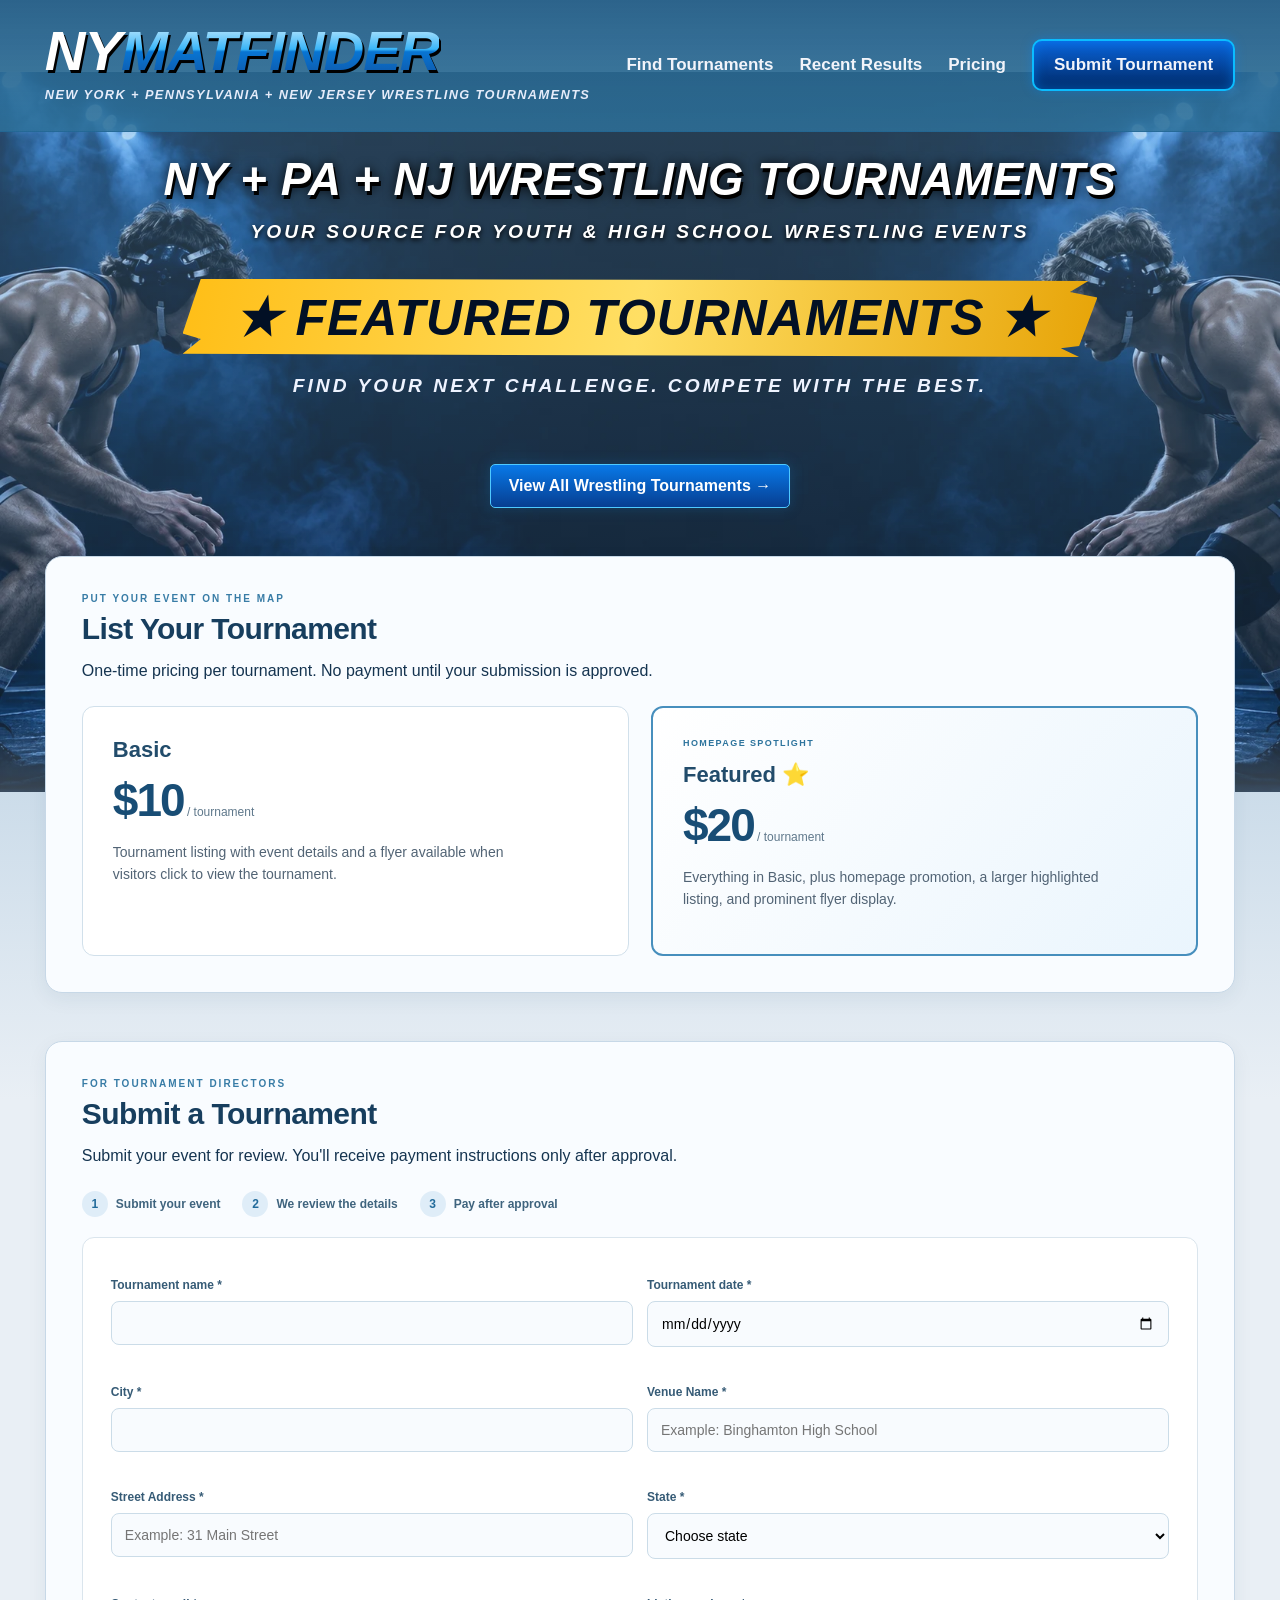
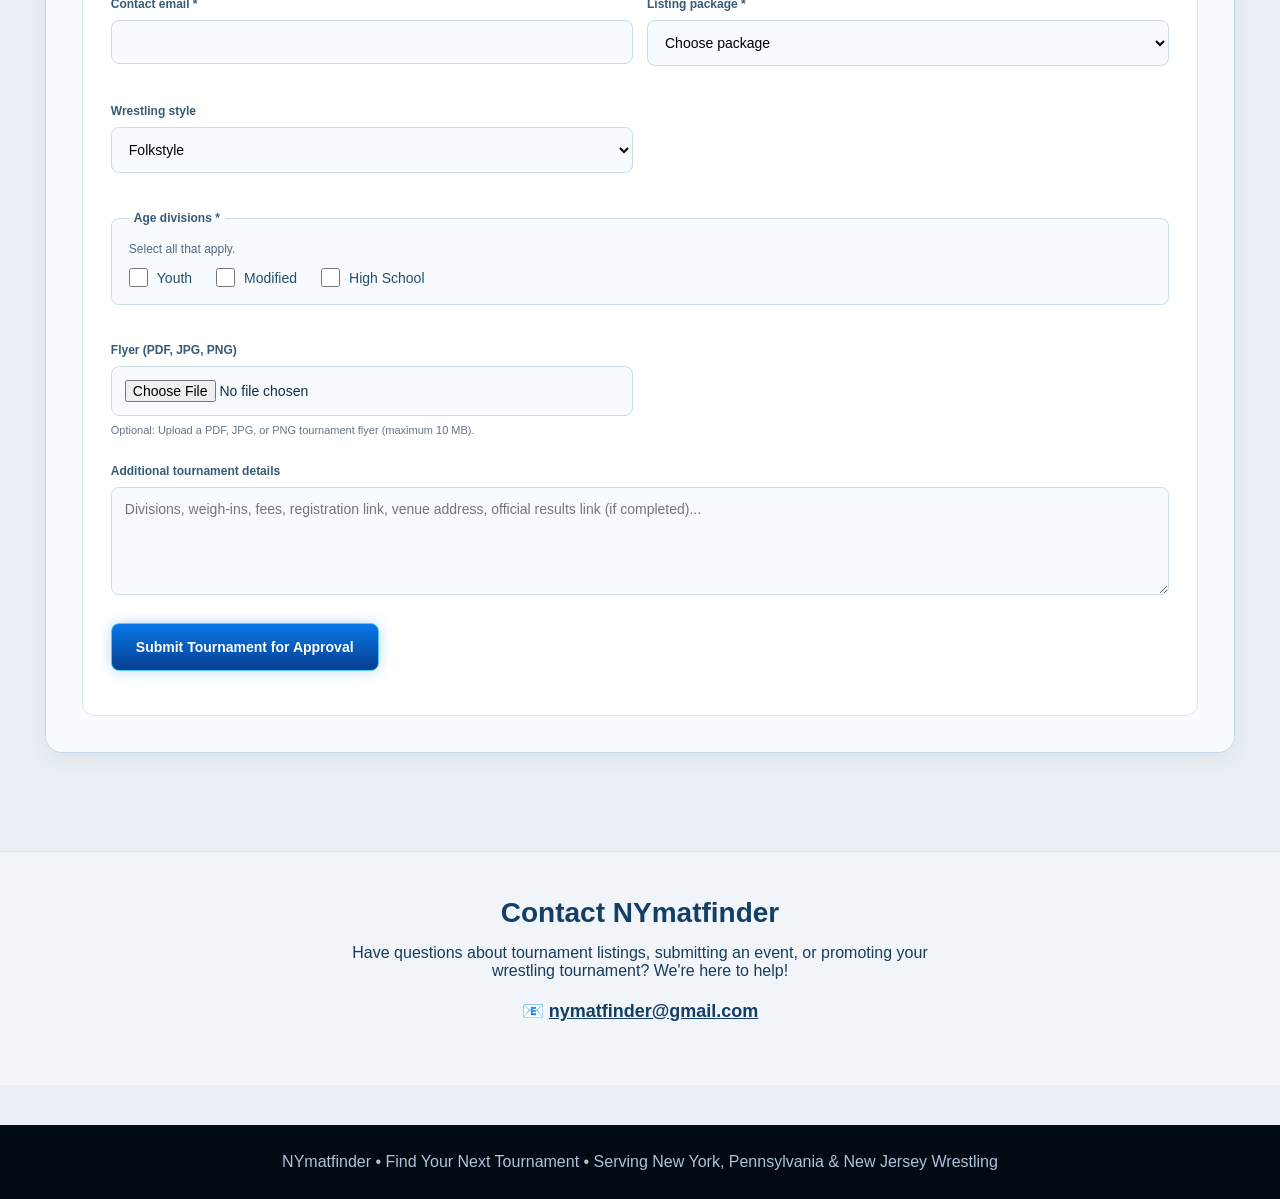
<file: index.html>
<!doctype html><html lang="en"><head><meta charset="utf-8"><meta name="viewport" content="width=device-width,initial-scale=1"><title>NYmatfinder | Find Your Next Tournament</title><style>:root{--navy:#102b4a;--blue:#245d95;--gold:#e7b34d;--bg:#f4f7fb}*{box-sizing:border-box}body{margin:0;font-family:Arial,Helvetica,sans-serif;color:#172c42;background:var(--bg)}header{background:#fff;display:flex;justify-content:space-between;align-items:center;padding:15px max(5%,calc((100% - 1200px)/2));gap:20px;flex-wrap:wrap} .brand{font-size:27px;font-weight:900;color:var(--navy);letter-spacing:-1px}.brand span{color:var(--blue)}nav a{margin-left:20px;text-decoration:none;color:var(--navy);font-weight:700;font-size:14px}.btn{background:var(--gold);border:0;border-radius:5px;padding:12px 18px;font-weight:800;cursor:pointer;color:#132a45}.hero{background:linear-gradient(110deg,rgba(8,32,58,.95),rgba(17,56,96,.85)),radial-gradient(circle at 85% 25%,#759ac3,#102b4a);color:white;padding:75px max(5%,calc((100% - 1200px)/2));min-height:350px}.hero h1{font-size:clamp(38px,6vw,66px);max-width:720px;margin:0 0 12px;line-height:1.04}.hero p{font-size:19px;max-width:640px;line-height:1.5}.tag{color:#f2c970;font-weight:800;letter-spacing:2px}.wrap{max-width:1200px;margin:auto;padding:35px 5%}h2{font-size:28px;margin:0 0 16px}.search{display:grid;grid-template-columns:2fr repeat(3,1fr);gap:10px;background:white;padding:18px;border-radius:12px;box-shadow:0 6px 20px #132c4a12;margin-top:-60px;position:relative}.search input,.search select,form input,form select,form textarea{width:100%;border:1px solid #cdd8e4;border-radius:6px;padding:13px;font:inherit;background:#fff} .cards{display:grid;grid-template-columns:repeat(auto-fit,minmax(250px,1fr));gap:18px}.card{background:white;border:1px solid #e0e7ef;border-radius:10px;overflow:hidden;box-shadow:0 3px 12px #102b4a0c}.card .banner{height:75px;background:linear-gradient(120deg,#133e68,#467db1);display:flex;align-items:center;padding:20px;color:white;font-weight:900;letter-spacing:1px}.card .inner{padding:19px}/* Homepage tournament flyer styling */
#featured-events .flyer-container {
  width: 100%;
  overflow: hidden;
  background: #f1f4f8;
  text-align: center;
}

#featured-events .flyer-container img {
  display: block;
  width: 100%;
  height: auto;
  object-fit: contain;
}

#homepage-featured .card {
  border: 3px solid #d4a017;
}


#homepage-featured .card h3 {
  font-size: 22px;
}

.pill{display:inline-block;font-size:11px;font-weight:800;background:#e6eef7;color:#19466f;padding:5px 8px;border-radius:3px}.featured{border:2px solid var(--gold)}.featured .pill{background:#fff0c7;color:#6c4900}/* NYmatfinder listing sizes */
.cards {
  grid-template-columns: repeat(4, minmax(0, 1fr));
  align-items: stretch;
}

.card {
  grid-column: span 1;
}


.card.featured {
  grid-column: span 2;
  border: 3px solid #d4a017;
  box-shadow: 0 6px 20px #102b4a22;
}


.card.featured .banner {
  height: 150px;
}

@media (max-width: 700px) {
  .cards {
    grid-template-columns: 1fr;
  }

.card,
.card.featured {
  grid-column: span 1;
}
}.card h3{margin:12px 0}.muted{color:#5b6c7b;font-size:14px;line-height:1.8}.link{display:inline-block;margin-top:12px;color:#15568d;font-weight:800;text-decoration:none;cursor:pointer}.prices{display:grid;grid-template-columns:repeat(auto-fit,minmax(220px,1fr));gap:16px}.price{padding:23px;border:1px solid #dce5ef;border-radius:10px;background:white}.price strong{font-size:36px;color:var(--navy)}.price h3{margin:0 0 10px}.price p{color:#526475;line-height:1.6}.section{margin:48px 0}.formbox{background:white;border-radius:12px;padding:25px;max-width:820px;box-shadow:0 3px 15px #102b4a0d}.grid{display:grid;grid-template-columns:repeat(2,minmax(0,1fr));gap:14px}.field{margin:12px 0}.field label{display:block;font-weight:700;font-size:13px;margin-bottom:6px}small{color:#647589}.notice{padding:12px;background:#fff4d9;border-left:4px solid var(--gold);margin:15px 0;color:#584418}.hidden{display:none}footer{background:#102b4a;color:#fff;padding:28px;text-align:center;margin-top:40px}@media(max-width:700px){.search{grid-template-columns:1fr;margin-top:-35px}.grid{grid-template-columns:1fr}nav a{margin:0 12px 0 0}.hero{padding-top:50px;padding-bottom:80px}}
/* =====================================
   NYMATFINDER FEATURED TOURNAMENTS
   ===================================== */

#homepage-featured.featured-showcase-grid {
  display: grid;
  grid-template-columns: repeat(3, minmax(0, 1fr));
  gap: 22px;
  align-items: stretch;
  margin-top: 25px;
}

/* Main Featured Card */
.featured-showcase-card {
  position: relative;
  display: flex;
  flex-direction: column;
  min-width: 0;
  overflow: hidden;
  border: 3px solid #e7b93e;
  border-radius: 18px;
  background: linear-gradient(160deg, #102b50, #071526);
  color: #fff;
  text-align: center;
  box-shadow: 0 0 18px rgba(231, 185, 62, 0.4);
  transition: transform 0.2s ease, box-shadow 0.2s ease;
}

.featured-showcase-card:hover {
  transform: translateY(-5px);
  box-shadow: 0 0 28px rgba(231, 185, 62, 0.65);
}

/* Featured Banner */
.featured-ribbon {
  padding: 12px 8px;
  background: linear-gradient(90deg, #c68d16, #ffdc65, #c68d16);
  color: #101827;
  font-size: 14px;
  font-weight: 900;
  letter-spacing: 0.6px;
  text-transform: uppercase;
}

/* Logo / Flyer Area */
.featured-visual {
  display: flex;
  justify-content: center;
  align-items: center;
  min-height: 175px;
  padding: 20px;
  background: rgba(0, 0, 0, 0.18);
}

.featured-image {
  display: block;
  width: 100%;
  max-height: 180px;
  object-fit: contain;
  border-radius: 8px;
}

.featured-placeholder {
  display: flex;
  flex-direction: column;
  justify-content: center;
  align-items: center;
  gap: 12px;
  min-height: 135px;
}

.featured-placeholder span {
  font-size: 52px;
}

.featured-placeholder strong {
  font-size: 17px;
  font-weight: 900;
  line-height: 1.3;
  text-transform: uppercase;
}

/* Tournament Name */
.featured-event-name {
  padding: 18px 14px;
  background: rgba(0, 0, 0, 0.28);
  font-size: 19px;
  font-weight: 900;
  line-height: 1.3;
  text-transform: uppercase;
}

/* Tournament Information */
.featured-event-details {
  flex: 1;
  padding: 18px 12px;
}

.featured-date {
  margin-bottom: 15px;
  padding: 10px 6px;
  border-radius: 8px;
  background: #f5f7fc;
  color: #102a50;
  font-size: 16px;
  font-weight: 900;
}

.featured-location {
  margin-bottom: 10px;
  font-size: 15px;
  font-weight: 800;
}

.featured-meta {
  color: #cbd8eb;
  font-size: 13px;
  font-weight: 600;
}

/* Flyer Button */
.featured-flyer-btn {
  display: block;
  margin: 0 14px 16px;
  padding: 14px 8px;
  border: 2px solid #55baff;
  border-radius: 10px;
  background: linear-gradient(180deg, #0877ed, #063b9a);
  color: #fff !important;
  font-size: 13px;
  font-weight: 900;
  text-align: center;
  text-decoration: none;
  transition: filter 0.2s ease;
}

.featured-flyer-btn:hover {
  filter: brightness(1.2);
}

/* Individual Tournament Colors */

/* Hanover: Royal Blue & White */
.featured-hanover {
  border-color: #249aff;
  box-shadow: 0 0 20px rgba(36, 154, 255, 0.5);
}

.featured-hanover .featured-visual {
  background: linear-gradient(135deg, #123e9b, #eaf2ff);
}

/* Palmerton: Black & Gold */
.featured-palmerton {
  border-color: #f5c542;
  background: linear-gradient(160deg, #252525, #080808);
}

.featured-palmerton .featured-visual {
  background: linear-gradient(135deg, #141414, #74530b);
}

/* Susquehanna Valley: Navy Blue & Gold */
.featured-sv {
  border-color: #e5b83d;
  background: linear-gradient(160deg, #10254a, #061225);
}

.featured-sv .featured-visual {
  background: linear-gradient(135deg, #071a3d, #a17b23);
}

/* Tablet */
@media (max-width: 950px) {
  #homepage-featured.featured-showcase-grid {
    grid-template-columns: repeat(2, minmax(0, 1fr));
  }
}

/* Mobile */
@media (max-width: 650px) {
  #homepage-featured.featured-showcase-grid {
    grid-template-columns: 1fr;
    gap: 20px;
  }

  .featured-showcase-card {
    max-width: 460px;
    width: 100%;
    margin: 0 auto;
  }

  .featured-visual {
    min-height: 150px;
  }

  .featured-event-name {
    font-size: 18px;
  }
}
/* Arena homepage — presentation only; integrations remain unchanged. */
body{background-color:#e9eff5;background-image:linear-gradient(180deg,rgba(128,191,231,.34),rgba(66,131,180,.22) 65%,#e9eff5),url('arena-background.webp');background-position:center top,center 72px;background-size:100% 1100px,100% auto;background-repeat:no-repeat;color:#edf3fc}
header{max-width:1640px;margin:auto;background:linear-gradient(180deg,#245d86f2,#2d7099d9);padding:24px 3.5%;flex-wrap:nowrap;border-bottom:1px solid #2285bd44;gap:32px}
.brand{display:block;white-space:nowrap;text-decoration:none;font-family:Impact,'Arial Narrow',sans-serif;font-size:clamp(30px,4.4vw,68px);font-style:italic;letter-spacing:-1px;color:#fff;line-height:.95;text-shadow:2px 3px 0 #000}
.brand span{text-shadow:none;filter:drop-shadow(2px 3px 0 #000);color:#35b6ff;background:linear-gradient(#e2f6ff,#39b5f8 48%,#0875d3 52%,#1053a2);background-clip:text;-webkit-background-clip:text;-webkit-text-fill-color:transparent}
.brand small{display:block;font:italic 800 clamp(8px,1vw,14px)/1.8 Arial,sans-serif;letter-spacing:1.4px;color:#e5ecfa;margin-top:6px;text-shadow:none}
nav{display:flex;align-items:center;gap:26px}nav a{color:#f2f4fa;margin:0;font-size:17px;white-space:nowrap}nav a:hover{color:#57caff}nav a:last-child{border:2px solid #0bbcff;border-radius:10px;background:linear-gradient(#0a65db,#002966);padding:14px 20px;box-shadow:inset 0 0 12px #008bff80,0 0 12px #008bff55}
.hero{min-height:0;text-align:center;background:none;padding:22px 6% 8px;max-width:1640px;margin:auto}
.hero h1{max-width:none;font-family:Impact,'Arial Narrow',sans-serif;font-size:clamp(32px,3.55vw,62px);font-style:italic;letter-spacing:.6px;line-height:1.15;text-shadow:2px 4px 0 #000,0 1px 12px #000;margin:0}
.hero p{max-width:none;font-size:clamp(12px,1.5vw,23px);font-style:italic;font-weight:800;letter-spacing:3px;margin:12px 0 0;text-shadow:0 2px 5px #000}
.wrap{max-width:1600px;padding:10px 3.5% 50px}
#featured-events{margin-top:6px;padding-top:0;text-align:center}
#featured-events>h2{display:table;margin:14px auto 8px;padding:8px 52px;background:linear-gradient(100deg,#ffbe16,#ffdf64 50%,#e7a408);color:#021025;clip-path:polygon(2% 0,99% 3%,97% 17%,100% 24%,98% 86%,96% 89%,98% 100%,0 96%,2% 77%,0 70%);font-family:Impact,'Arial Narrow',sans-serif;font-style:italic;font-size:clamp(25px,3.9vw,59px);letter-spacing:1px;line-height:1.25}
#featured-events>p{color:#eef3ff;font-weight:800;font-style:italic;letter-spacing:3px;font-size:clamp(11px,1.5vw,21px);margin:12px 0 30px}
#homepage-featured.featured-showcase-grid{grid-template-columns:repeat(3,minmax(0,1fr));gap:26px}
.featured-showcase-card{border-radius:23px;border-width:3px;box-shadow:0 0 7px #fff,inset 0 0 10px #fff5,0 0 23px #e7b93e66;background:#dce4ed;color:#071a35}
.featured-hanover{border-color:#6edaff;box-shadow:0 0 5px #fff,0 0 22px #00acff, inset 0 0 9px #00aaff}
.featured-palmerton{border-color:#ffcf35;box-shadow:0 0 5px #fff,0 0 22px #ffb600}
.featured-sv{border-color:#eac766;box-shadow:0 0 5px #fff,0 0 22px #d5a63888}
.featured-ribbon{position:absolute;z-index:1;top:5px;left:14%;right:14%;padding:6px 2px;font-family:Impact,'Arial Narrow',sans-serif;font-style:italic;font-size:clamp(13px,1.35vw,21px);line-height:1.2;letter-spacing:0;clip-path:polygon(4% 0,98% 0,95% 20%,100% 30%,96% 80%,94% 100%,0 100%,3% 70%,0 55%)}
.featured-visual{height:240px;min-height:0;padding:44px 26px 18px;background-size:cover}
.featured-hanover .featured-visual{background:repeating-linear-gradient(132deg,transparent 0 40px,#218bff33 40px 55px,transparent 55px 75px),linear-gradient(130deg,#092660,#eff6ff 40%,#d1e4fa 70%,#1055b5)}
.featured-palmerton .featured-visual{background:repeating-linear-gradient(132deg,transparent 0 44px,#cba23333 44px 55px,transparent 55px 78px),linear-gradient(140deg,#101316,#292b2b,#080b10)}
.featured-sv .featured-visual{background:repeating-linear-gradient(132deg,transparent 0 40px,#eec45244 40px 52px,transparent 52px 77px),linear-gradient(140deg,#061a38,#153e70,#09172b)}
.featured-image{width:auto;max-width:100%;height:auto;max-height:170px;object-fit:contain;border-radius:3px;filter:drop-shadow(0 3px 5px #0004)}
.featured-event-name{font-family:Impact,'Arial Narrow',sans-serif;font-size:clamp(20px,2.1vw,33px);font-style:italic;color:#fff;background:linear-gradient(#0649a0,#031a43);padding:12px 12px;min-height:100px;display:flex;align-items:center;justify-content:center;text-shadow:2px 3px #000;line-height:1.05}
.featured-event-details{background:linear-gradient(110deg,#d3dce6,#fff 48%,#d4dce6);padding:14px 14px 8px;flex:1}.featured-date{color:#061b43;font:italic 900 clamp(18px,1.8vw,28px)/1.2 Arial,sans-serif;margin-bottom:12px}.featured-location{font-weight:900;font-size:clamp(15px,1.35vw,21px);text-transform:uppercase;color:#0b1728;margin-bottom:8px}.featured-meta{color:#35465a;font-size:13px}
.featured-flyer-btn{font-style:italic;font-size:clamp(12px,1.3vw,20px);border-color:#48bcff;box-shadow:0 2px 5px #000b,inset 0 0 5px #52aaff;color:#fff;margin:0 18px 16px;padding:13px 5px;background:linear-gradient(#0785fb,#004cbd 48%,#002258)}
.btn{display:inline-block;background:linear-gradient(#0879e8,#073e91);color:#fff;border:1px solid #4fc9ff;box-shadow:0 0 14px #147ac344;text-decoration:none}
#results,#pricing,#submit{background:#f8fbff;border:1px solid #c7d8e7;border-radius:14px;padding:28px;margin-top:32px;color:#153450}.muted{color:#526a80}.formbox,.price{color:#142c45}#contact{color:#173c5d}footer{background:#020a14;color:#afc3da}#tournament-modal{color:#142c45}a:focus-visible,button:focus-visible{outline:3px solid #ffd457;outline-offset:4px}
@media(min-width:1500px){.featured-visual{height:265px}.featured-image{max-height:190px}}
@media(max-width:1050px){header{flex-wrap:wrap;justify-content:center;padding:18px 3%}.brand{text-align:center;font-size:48px}nav{gap:24px}.hero{padding-top:24px}body{background-size:auto 900px;background-position:center 100px}.featured-visual{height:200px;padding:38px 14px 14px}.featured-image{max-height:145px}.featured-event-name{min-height:95px}.featured-event-details{padding:12px 7px}#homepage-featured.featured-showcase-grid{gap:16px}.featured-flyer-btn{margin:0 10px 12px}}
@media(max-width:700px){header{gap:16px}.brand{font-size:42px}.brand small{font-size:8px}nav{gap:14px;flex-wrap:wrap;justify-content:center}nav a{font-size:12px}nav a:last-child{padding:9px 11px}.hero{padding:24px 16px 0}.hero h1{font-size:36px;line-height:1.05}.hero p{letter-spacing:1.3px;font-size:11px;line-height:1.8}.wrap{padding:8px 5% 30px}#featured-events>h2{font-size:27px;padding:10px 19px}#featured-events>p{font-size:11px;letter-spacing:1.5px;line-height:1.7;margin:12px 8px 24px}#homepage-featured.featured-showcase-grid{grid-template-columns:1fr;max-width:430px;margin:auto;gap:25px}.featured-visual{height:230px;padding:42px 24px 16px}.featured-image{max-height:175px}.featured-ribbon{font-size:18px}.featured-event-name{font-size:29px;min-height:90px}.featured-date{font-size:23px}.featured-location{font-size:18px}.featured-flyer-btn{font-size:17px;padding:14px}#results,#pricing,#submit{padding:20px}body{background-size:auto 850px}}

</style><script src="https://challenges.cloudflare.com/turnstile/v0/api.js" async defer></script><link rel="stylesheet" href="interior.css"></head><body><header><a class="brand" href="./" aria-label="NYmatfinder home">NY<span>MATFINDER</span><small>NEW YORK + PENNSYLVANIA + NEW JERSEY WRESTLING TOURNAMENTS</small></a><nav><a href="tournaments.html">Find Tournaments</a><a href="results.html">Recent Results</a><a href="#pricing">Pricing</a><a href="#submit">Submit Tournament</a></nav></header><section class="hero"><h1>NY + PA + NJ WRESTLING TOURNAMENTS</h1><p>YOUR SOURCE FOR YOUTH &amp; HIGH SCHOOL WRESTLING EVENTS</p></section>
<main class="wrap">

<section id="featured-events" class="section">
  <h2>★ FEATURED TOURNAMENTS ★</h2>
  <p class="muted">
    FIND YOUR NEXT CHALLENGE. COMPETE WITH THE BEST.
  </p>

  <div id="homepage-featured" class="cards"></div>
<div style="text-align:center;margin-top:30px;">
  <a href="tournaments.html" class="btn" style="display:inline-block;text-decoration:none;">
    View All Wrestling Tournaments →
  </a>
</div>
</section>

<section id="pricing" class="section"><div class="section-eyebrow">PUT YOUR EVENT ON THE MAP</div><h2>List Your Tournament</h2><p>One-time pricing per tournament. No payment until your submission is approved.</p><div class="prices">
  <div class="price">
    <h3>Basic</h3>
    <strong>$10</strong>
    <p>Tournament listing with event details and a flyer available when visitors click to view the tournament.</p>
  </div>

  <div class="price">
    <span class="package-badge">HOMEPAGE SPOTLIGHT</span><h3>Featured ⭐</h3>
    <strong>$20</strong>
    <p>Everything in Basic, plus homepage promotion, a larger highlighted listing, and prominent flyer display.</p>
  </div>
</div></section><section id="submit" class="section"><div class="section-eyebrow">FOR TOURNAMENT DIRECTORS</div><h2>Submit a Tournament</h2><p>Submit your event for review. You'll receive payment instructions only after approval.</p><div class="submission-steps" aria-label="Submission process"><span><b>1</b> Submit your event</span><span><b>2</b> We review the details</span><span><b>3</b> Pay after approval</span></div><div class="formbox"><form id="form">
<div style="position:absolute;left:-9999px" aria-hidden="true">
  <label for="website_check">Leave this field empty</label>
  <input id="website_check" name="website_check" type="text" tabindex="-1" autocomplete="off">
</div>
<div class="grid"><div class="field"><label for="name">Tournament name *</label><input id="name" required></div><div class="field"><label for="date">Tournament date *</label><input id="date" type="date" required></div><div class="field">
  <label for="city">City *</label>
  <input id="city" required>
</div>

<div class="field">
  <label for="venue">Venue Name *</label>
  <input id="venue" placeholder="Example: Binghamton High School" required>
</div>

<div class="field">
  <label for="address">Street Address *</label>
  <input id="address" placeholder="Example: 31 Main Street" required>
</div><div class="field"><label for="eventstate">State *</label><select id="eventstate" required><option value="">Choose state</option><option>NY</option><option>PA</option><option>NJ</option></select></div><div class="field"><label for="contact">Contact email *</label><input id="contact" type="email" required></div><div class="field"><label for="package">Listing package *</label><select id="package" required><option value="">Choose package</option><option>Basic — $10</option><option>Featured — $20</option></select></div><div class="field"><label for="eventstyle">Wrestling style</label><select id="eventstyle"><option>Folkstyle</option><option>Freestyle</option><option>Greco-Roman</option></select></div><fieldset class="age-options" aria-describedby="age-help"><legend>Age divisions *</legend><p id="age-help">Select all that apply.</p><div class="age-checkboxes"><label><input type="checkbox" name="age_divisions" value="Youth"> Youth</label><label><input type="checkbox" name="age_divisions" value="Modified"> Modified</label><label><input type="checkbox" name="age_divisions" value="High School"> High School</label></div></fieldset><div class="field"><label for="flyer">Flyer (PDF, JPG, PNG)</label><input id="flyer" type="file" accept=".pdf,.jpg,.jpeg,.png,application/pdf,image/jpeg,image/png">
<small>Optional: Upload a PDF, JPG, or PNG tournament flyer (maximum 10 MB).</small></div></div><div class="field"><label for="details">Additional tournament details</label><textarea id="details" rows="5" placeholder="Divisions, weigh-ins, fees, registration link, venue address, official results link (if completed)..."></textarea></div><div class="cf-turnstile" data-sitekey="0x4AAAAAAFtagBKGzRwW_ZoH"></div><button class="btn" type="submit">Submit Tournament for Approval</button><p id="feedback" role="status"></p></form></div></section></main>

<!-- Tournament Details Window -->
<dialog id="tournament-modal" style="width:min(90%,700px);max-height:90vh;border:none;border-radius:12px;padding:25px;box-shadow:0 10px 40px #0004;">
  <button
    type="button"
    id="close-tournament-modal"
    aria-label="Close tournament details"
    style="float:right;background:#133e68;color:white;border:none;padding:10px 15px;border-radius:6px;cursor:pointer;"
  >
    ✕ Close
  </button>

  <div id="tournament-modal-content" style="clear:both;padding-top:15px;"></div>
</dialog>
<section id="contact" style="padding:45px 20px;text-align:center;background:#f1f5f9;">
  <h2 style="color:#133e68;margin-bottom:15px;">
    Contact NYmatfinder
  </h2>

  <p style="font-size:16px;max-width:600px;margin:0 auto 20px;">
    Have questions about tournament listings, submitting an event,
    or promoting your wrestling tournament? We're here to help!
  </p>

  <p style="font-size:18px;">
    📧 <a href="mailto:nymatfinder@gmail.com"
          style="color:#133e68;font-weight:bold;">
      nymatfinder@gmail.com
    </a>
  </p>
</section>
<footer>NYmatfinder • Find Your Next Tournament • Serving New York, Pennsylvania & New Jersey Wrestling</footer><script>function isUpcomingTournament(date, now = new Date()) {
  if (!date) return true;
  const parts = new Intl.DateTimeFormat('en-US', {
    timeZone: 'America/New_York', year: 'numeric', month: '2-digit', day: '2-digit'
  }).formatToParts(now);
  const part = type => parts.find(p => p.type === type).value;
  const today = `${part('year')}-${part('month')}-${part('day')}`;
  return date >= today;
}
let tournaments=[];
function openTournamentDetails(id) {
  const tournament = tournaments.find(t => String(t.id) === String(id));

  if (!tournament) {
    alert('Tournament details are unavailable.');
    return;
  }

  const escapeHTML = value => String(value ?? '').replace(/[&<>"']/g, char => ({
    '&': '&amp;',
    '<': '&lt;',
    '>': '&gt;',
    '"': '&quot;',
    "'": '&#39;'
  }[char]));

  const flyer = tournament.flyer || '';
  const safeFlyer = /^https?:\/\//i.test(flyer)
    ? escapeHTML(flyer)
    : '';

  document.querySelector('#tournament-modal-content').innerHTML = `
    <h2>${escapeHTML(tournament.name)}</h2>

    <p>
      📅 <strong>Date:</strong> ${escapeHTML(tournament.date || 'TBD')}<br>
      📍 <strong>Location:</strong> ${escapeHTML(tournament.city)}, ${escapeHTML(tournament.state)}<br>
      🤼 <strong>Style:</strong> ${escapeHTML(tournament.style || 'TBD')}<br>
      <strong>Age Division:</strong> ${escapeHTML(tournament.age || 'TBD')}
    </p>

    ${safeFlyer
      ? `<img src="${safeFlyer}" alt="Flyer for ${escapeHTML(tournament.name)}"
           style="width:100%;height:auto;margin-top:15px;border-radius:8px;">`
      : '<p>Flyer not available yet.</p>'
    }
  `;

  document.querySelector('#tournament-modal').showModal();
}

document.querySelector('#close-tournament-modal')
  .addEventListener('click', () => {
    document.querySelector('#tournament-modal').close();
  });
function renderHomepageEvents() {
  const featured = tournaments
    .filter(t => (t.tier || '').toLowerCase() === 'featured' && isUpcomingTournament(t.date))
    .sort((a, b) => (a.date || '').localeCompare(b.date || ''));

  const escapeHTML = value => String(value ?? '')
    .replace(/&/g, '&amp;')
    .replace(/"/g, '&quot;')
    .replace(/'/g, '&#39;')
    .replace(/</g, '&lt;')
    .replace(/>/g, '&gt;');

  const createCard = t => {
    const name = t.name || 'Wrestling Tournament';
    const flyer = t.flyer || '';
    const safeFlyer = /^https?:\/\//i.test(flyer)
      ? escapeHTML(flyer)
      : '';

    const isPDF = /\.pdf(?:[?#]|$)/i.test(flyer);

    // Tournament-specific colors
    let theme = 'featured-default';

    if (/hanover/i.test(name)) {
      theme = 'featured-hanover';
    } else if (/palmerton/i.test(name)) {
      theme = 'featured-palmerton';
    } else if (/susquehanna valley/i.test(name)) {
      theme = 'featured-sv';
    }

 // Display tournament logos when available
let tournamentLogo = '';

if (/hanover/i.test(name)) {
  tournamentLogo = 'hanover-logo.png';
} else if (/palmerton/i.test(name)) {
  tournamentLogo = 'palmerton-logo.jpg';
} else if (/susquehanna valley/i.test(name)) {
  tournamentLogo = 'sv%20saber.jpeg';
} else if (/pittston/i.test(name)) {
  tournamentLogo = 'pittston-logo.png';
} else if (/powerade/i.test(name)) {
  tournamentLogo = 'powerade-logo.png';
}

const flyerPreview = tournamentLogo
  ? `<img
       src="${tournamentLogo}"
       alt="${escapeHTML(name)} logo"
       loading="lazy"
       class="featured-image">`
  : safeFlyer && !isPDF
    ? `<img
         src="${safeFlyer}"
         alt="${escapeHTML(name)} flyer"
         loading="lazy"
         class="featured-image">`
    : `<div class="featured-placeholder">
         <span>🏆</span>
         <strong>${escapeHTML(name)}</strong>
       </div>`;

    const flyerButton = safeFlyer
      ? `<a href="${safeFlyer}"
             target="_blank"
             rel="noopener noreferrer"
             class="featured-flyer-btn">
           📄 VIEW TOURNAMENT FLYER →
         </a>`
      : '';

    return `
      <article class="featured-showcase-card ${theme}">
        <div class="featured-ribbon">★ FEATURED TOURNAMENT ★</div>

        <div class="featured-visual">
          ${flyerPreview}
        </div>

        <div class="featured-event-name">
          ${escapeHTML(name)}
        </div>

        <div class="featured-event-details">
          <div class="featured-date">
            📅 ${escapeHTML(t.date || 'Date TBD')}
          </div>

          <div class="featured-location">
            📍 ${escapeHTML(t.city || '')}, ${escapeHTML(t.state || '')}
          </div>

          <div class="featured-meta">
            ${escapeHTML(t.style || 'Folkstyle')}
            · ${escapeHTML(t.age || 'Youth')}
          </div>
        </div>

        ${flyerButton}
      </article>
    `;
  };

  const container = document.querySelector('#homepage-featured');

  if (!container) return;

  container.classList.add('featured-showcase-grid');

  container.innerHTML = featured.length
    ? featured.map(createCard).join('')
    : '<p>No featured tournaments available yet.</p>';
}
document.querySelector('#form').addEventListener('submit', async e => {
  e.preventDefault();

  const feedback = document.querySelector('#feedback');

  if (document.querySelector('#website_check').value.trim()) {
    feedback.textContent = 'Unable to process submission.';
    return;
  }
const turnstileToken = document.querySelector('[name="cf-turnstile-response"]')?.value;

if (!turnstileToken) {
  feedback.textContent = 'Please complete the security verification before submitting.';
  return;
}
  const ageDivisions = Array.from(document.querySelectorAll('input[name="age_divisions"]:checked'), input => input.value);
  if (!ageDivisions.length) {
    feedback.textContent = 'Please select at least one age division.';
    document.querySelector('input[name="age_divisions"]').focus();
    return;
  }
  const submission = {
    tournament_name: document.querySelector('#name').value.trim(),
    tournament_date: document.querySelector('#date').value,
    city: document.querySelector('#city').value.trim(),
venue_name: document.querySelector('#venue').value.trim(),
street_address: document.querySelector('#address').value.trim(),
state: document.querySelector('#eventstate').value,
    contact_email: document.querySelector('#contact').value.trim(),
    listing_package: document.querySelector('#package').value.split(' — ')[0],
    wrestling_style: document.querySelector('#eventstyle').value,
    age_divisions: JSON.stringify(ageDivisions),
    additional_details: document.querySelector('#details').value.trim(),
turnstile_token: turnstileToken
  };

const form = e.currentTarget;
const submitButton = form.querySelector('button[type="submit"]');

  submitButton.disabled = true;
  feedback.textContent = 'Submitting your tournament...';

  try {
 const formData = new FormData();

Object.entries(submission).forEach(([key, value]) => {
  formData.append(key, value);
});

const flyer = document.querySelector('#flyer').files[0];
if (flyer && flyer.size > 10 * 1024 * 1024) {
  feedback.textContent = 'Flyer must be 10 MB or smaller.';
  submitButton.disabled = false;
  return;
}
if (flyer) {
  formData.append('flyer', flyer);
}

const response = await fetch(
  'https://phfijrkrcoanxwzdstjk.supabase.co/functions/v1/upload-tournament-flyer',
  {
    method: 'POST',
    headers: {
      'apikey': SUPABASE_KEY
    },
    body: formData
  }
);

    if (!response.ok) {
      throw new Error('Submission failed: ' + response.status);
    }

    feedback.textContent =
      'Tournament submitted successfully! Your event is pending approval.';

    form.reset();
  turnstile.reset();
  } catch (error) {
    console.error('Tournament submission error:', error);

    feedback.textContent =
      'Unable to submit your tournament. Please try again later.';

  } finally {
    submitButton.disabled = false;
  }
});</script>
<script>
const SUPABASE_URL = "https://phfijrkrcoanxwzdstjk.supabase.co";
const SUPABASE_KEY = "sb_publishable_uvoUWKajiVZ_H7Kkte16Gw_1GDnOIO_";

async function loadNYmatfinderTournaments() {
  try {
    const response = await fetch(
      SUPABASE_URL + "/rest/v1/public_tournaments?select=*&order=tournament_date.asc",
      {
        headers: {
          "apikey": SUPABASE_KEY
        }
      }
    );

    if (!response.ok) {
      throw new Error("Supabase returned " + response.status);
    }

const data = await response.json();

tournaments = data.map(t => ({
  id: t.id,
  name: t.tournament_name,
  city: t.city,
  state: t.state,
  style: t.wrestling_style,
  age: t.age_division,
  tier: t.listing_package,
  date: t.tournament_date,
  flyer: t.flyer_url || ''
}));

renderHomepageEvents();
console.log("NYmatfinder tournaments loaded:", tournaments);
  } catch (error) {
    console.error("Unable to load NYmatfinder tournaments:", error);
  }
}

loadNYmatfinderTournaments();
</script>
</body></html>
</file>
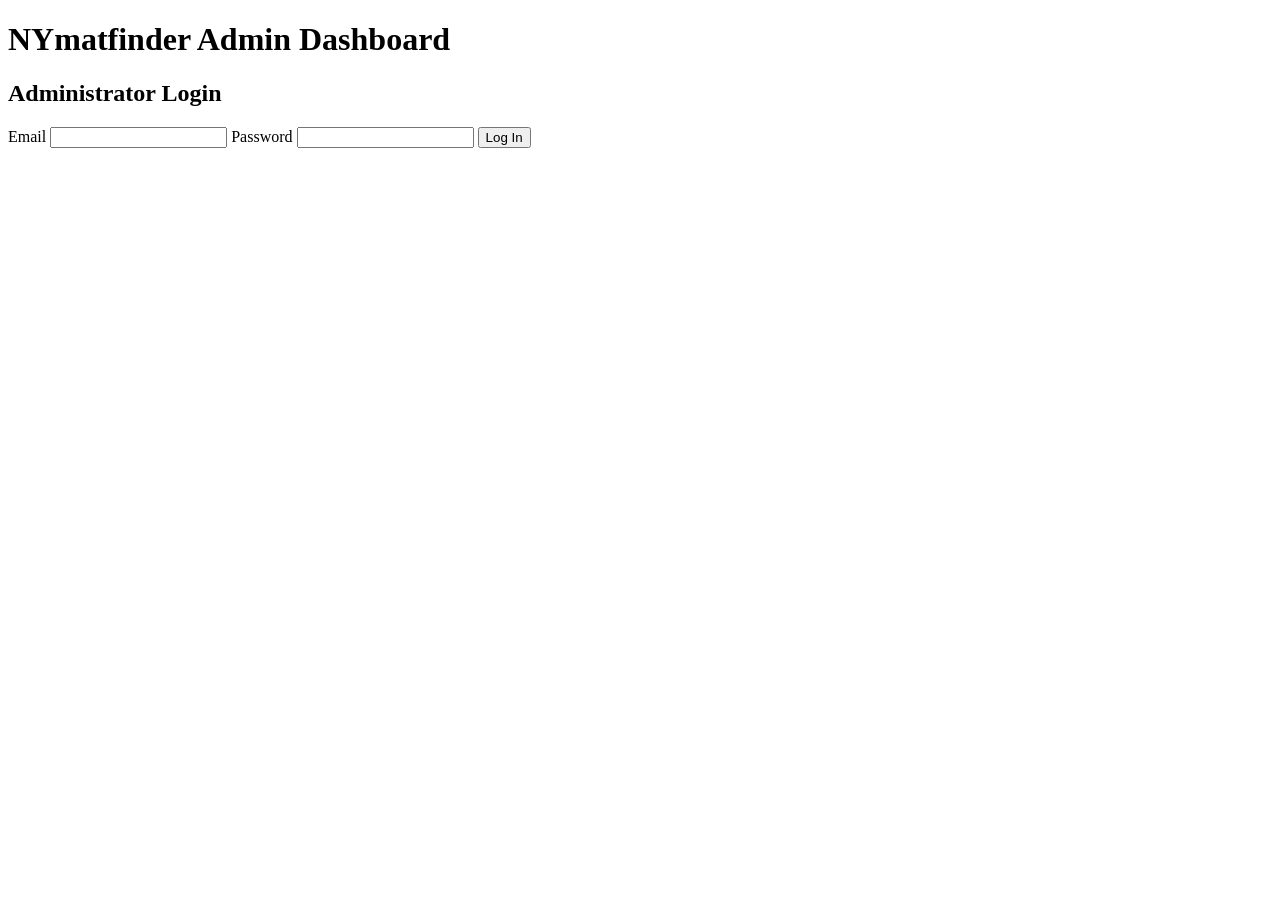
<file: admin.html>
<!DOCTYPE html>
<html lang="en">
<head>
  <meta charset="UTF-8">
  <meta name="viewport" content="width=device-width, initial-scale=1.0">
  <title>NYmatfinder | Admin Dashboard</title>
</head>
<body>

  <h1>NYmatfinder Admin Dashboard</h1>
<form id="admin-login">
  <h2>Administrator Login</h2>
  <label for="admin-email">Email</label>
    <input
      type="email"
      id="admin-email"
      autocomplete="username"
      required
    >

    <label for="admin-password">Password</label>
    <input
      type="password"
      id="admin-password"
      autocomplete="current-password"
      required
    >

    <button type="submit">Log In</button>
  </form>

  <p id="login-message" role="status"></p>
  <section id="admin-dashboard" hidden>
  <h2>Pending Tournament Submissions</h2>

  <p id="submissions-message">Loading submissions...</p>

  <div id="pending-submissions"></div>
    <hr style="margin:30px 0;">

<h2>Approved Tournaments — Awaiting Payment</h2>

<p id="approved-message">Approved tournaments will appear here.</p>

<div id="approved-submissions"></div>
</section>
<script>
  const SUPABASE_URL = "https://phfijrkrcoanxwzdstjk.supabase.co";
  const SUPABASE_KEY = "sb_publishable_uvoUWKajiVZ_H7Kkte16Gw_1GDnOIO_";
async function loadPendingSubmissions(accessToken) {
  const container = document.getElementById("pending-submissions");
  const message = document.getElementById("submissions-message");

  message.textContent = "Loading submissions...";

  try {
    const response = await fetch(
      `${SUPABASE_URL}/rest/v1/tournament_submissions?select=*&submission_status=eq.pending`,
      {
        headers: {
          "apikey": SUPABASE_KEY,
          "Authorization": `Bearer ${accessToken}`
        }
      }
    );

    if (!response.ok) {
      throw new Error("Unable to load submissions (" + response.status + ").");
    }

    const submissions = await response.json();

    const escapeHTML = value =>
      String(value ?? "").replace(/[&<>"']/g, char => ({
        "&": "&amp;",
        "<": "&lt;",
        ">": "&gt;",
        '"': "&quot;",
        "'": "&#39;"
      }[char]));

    if (!submissions.length) {
      container.innerHTML = "";
      message.textContent = "There are no pending tournament submissions.";
      return;
    }

    container.innerHTML = submissions.map(t => `
      <article style="border:1px solid #ddd;border-radius:8px;padding:16px;margin:16px 0;">
        <h3>${escapeHTML(t.tournament_name)}</h3>
        <p>
          <strong>Date:</strong> ${escapeHTML(t.tournament_date || "TBD")}<br>
          <strong>Location:</strong> ${escapeHTML(t.city)}, ${escapeHTML(t.state)}<br>
<strong>Venue:</strong> ${escapeHTML(t.venue_name || "Not provided")}<br>
<strong>Street Address:</strong> ${escapeHTML(t.street_address || "Not provided")}<br>
          <strong>Contact:</strong> ${escapeHTML(t.contact_email)}<br>
          <strong>Package:</strong> ${escapeHTML(t.listing_package)}<br>
          <strong>Age divisions:</strong> ${escapeHTML((t.age_divisions || []).join(", ") || "Not specified")}<br>
          <strong>Style:</strong> ${escapeHTML(t.wrestling_style || "Not specified")}<br>
          <strong>Details:</strong> ${escapeHTML(t.additional_details || "None provided")}
</p>

${t.flyer_url && /^https:\/\/phfijrkrcoanxwzdstjk\.supabase\.co\/storage\/v1\/object\/public\/tournament-flyers\//i.test(t.flyer_url)
  ? /\.(jpg|jpeg|png)(\?|$)/i.test(t.flyer_url)
    ? `<p><strong>Tournament Flyer:</strong><br>
       <a href="${escapeHTML(t.flyer_url)}" target="_blank" rel="noopener noreferrer">
         <img src="${escapeHTML(t.flyer_url)}"
              alt="Tournament flyer"
              style="max-width:350px;width:100%;height:auto;border-radius:8px;margin-top:10px;">
       </a></p>`
    : `<p><strong>Tournament Flyer:</strong>
       <a href="${escapeHTML(t.flyer_url)}" target="_blank" rel="noopener noreferrer">View PDF Flyer</a></p>`
 : '<p><strong>Tournament Flyer:</strong> No flyer uploaded.</p>'
}

<p><strong>Status:</strong> Pending review</p>

<div style="display:flex;gap:10px;margin-top:12px;">
  <button
    type="button"
    class="approve-btn"
    data-id="${t.id}"
    style="background:#198754;color:white;padding:10px 20px;border:0;border-radius:5px;cursor:pointer;"
  >
    Approve
  </button>

  <button
    type="button"
    class="reject-btn"
    data-id="${t.id}"
    style="background:#dc3545;color:white;padding:10px 20px;border:0;border-radius:5px;cursor:pointer;"
  >
    Reject
  </button>
</div>   
      </article>
    `).join("");

    message.textContent = `${submissions.length} pending submission(s).`;

  } catch (error) {
    console.error("Loading submissions failed:", error);
    message.textContent = error.message;
  }
} 
async function loadApprovedSubmissions(accessToken) {
  const container = document.getElementById("approved-submissions");
  const message = document.getElementById("approved-message");

  message.textContent = "Loading approved tournaments...";

  try {
    const response = await fetch(
      `${SUPABASE_URL}/rest/v1/tournament_submissions?select=id,tournament_name,tournament_date,city,state,contact_email,listing_package,payment_status&submission_status=eq.approved&payment_status=eq.unpaid&order=created_at.desc`,
      {
        headers: {
          "apikey": SUPABASE_KEY,
          "Authorization": `Bearer ${accessToken}`
        }
      }
    );

    if (!response.ok) {
      throw new Error(`Unable to load approved tournaments (${response.status}).`);
    }

    const submissions = await response.json();

    container.replaceChildren();

    if (submissions.length === 0) {
      message.textContent = "No approved tournaments yet.";
      return;
    }

    submissions.forEach(tournament => {
      const card = document.createElement("div");

      card.style.cssText =
        "border:1px solid #ddd;border-radius:8px;padding:16px;margin:12px 0;";

      const heading = document.createElement("h3");
      heading.textContent = tournament.tournament_name;

      const details = document.createElement("p");

      details.textContent =
        `Date: ${tournament.tournament_date} | ` +
        `Location: ${tournament.city}, ${tournament.state} | ` +
        `Contact: ${tournament.contact_email} | ` +
       `Package: ${tournament.listing_package} | ` +
`Status: Approved | ` +
`Payment Status: ${tournament.payment_status}`;

card.append(heading, details);

if (tournament.payment_status === "unpaid") {
  const paymentButton = document.createElement("button");

  paymentButton.textContent = "Send Payment Link";
  paymentButton.type = "button";

  paymentButton.style.cssText =
    "background:#1677ff;color:white;border:none;" +
    "padding:10px 16px;border-radius:6px;cursor:pointer;";

paymentButton.disabled = false;
paymentButton.title = "Email a secure Stripe payment link to the tournament director";
paymentButton.addEventListener("click", async () => {
  paymentButton.disabled = true;
  paymentButton.textContent = "Sending...";

  try {
    const token = sessionStorage.getItem("nymatfinder_access_token");

    if (!token) {
      throw new Error("Please log in to the admin dashboard again.");
    }

    const response = await fetch(
      "https://phfijrkrcoanxwzdstjk.supabase.co/functions/v1/create-tournament-checkout",
      {
        method: "POST",
        headers: {
          "Content-Type": "application/json",
          "Authorization": `Bearer ${token}`,
         "apikey": SUPABASE_KEY
        },
        body: JSON.stringify({
          submission_id: tournament.id
        })
      }
    );

    const result = await response.json();

    if (!response.ok) {
      throw new Error(result.error || "Unable to send payment link.");
    }

    alert("Payment link emailed successfully!");
  } catch (error) {
    alert(error.message || "Something went wrong.");
  } finally {
    paymentButton.disabled = false;
    paymentButton.textContent = "Send Payment Link";
  }
});
  card.appendChild(paymentButton);
}

container.appendChild(card);
    });

    message.textContent = `${submissions.length} approved tournament(s).`;

  } catch (error) {
    console.error("Loading approved submissions failed:", error);
    message.textContent = error.message;
  }
} 
async function updateSubmissionStatus(id, newStatus) {
  if (!["approved", "rejected"].includes(newStatus)) {
    return;
  }

  const accessToken = sessionStorage.getItem("nymatfinder_access_token");

  if (!accessToken) {
    alert("Please log in again.");
    return;
  }

  const confirmed = confirm(
    `Are you sure you want to ${newStatus === "approved" ? "approve" : "reject"} this tournament?`
  );

  if (!confirmed) return;

  try {
    const response = await fetch(
      `${SUPABASE_URL}/rest/v1/tournament_submissions?id=eq.${encodeURIComponent(id)}&submission_status=eq.pending`,
      {
        method: "PATCH",
        headers: {
          "apikey": SUPABASE_KEY,
          "Authorization": `Bearer ${accessToken}`,
          "Content-Type": "application/json",
          "Prefer": "return=representation"
        },
        body: JSON.stringify({
          submission_status: newStatus
        })
      }
    );

    if (!response.ok) {
      throw new Error(`Update failed (${response.status}).`);
    }

    const updated = await response.json();

    if (updated.length !== 1) {
      throw new Error("Submission was not updated. It may already have been reviewed.");
    }

    alert(`Tournament ${newStatus} successfully!`);
await loadPendingSubmissions(accessToken);
 await loadApprovedSubmissions(accessToken);
  } catch (error) {
    alert(error.message);
  }
}

document.getElementById("pending-submissions").addEventListener("click", async (event) => {
  const button = event.target.closest("button");

  if (!button) return;

  const id = button.dataset.id;

  if (!id) return;

  if (button.classList.contains("approve-btn")) {
    await updateSubmissionStatus(id, "approved");
  }

  if (button.classList.contains("reject-btn")) {
    await updateSubmissionStatus(id, "rejected");
  }
});
const loginForm = document.getElementById("admin-login");
const loginMessage = document.getElementById("login-message");

loginForm.addEventListener("submit", async (event) => {
  event.preventDefault();

  const email = document.getElementById("admin-email").value;
  const password = document.getElementById("admin-password").value;

  loginMessage.textContent = "Signing in...";

  try {
    const response = await fetch(
      `${SUPABASE_URL}/auth/v1/token?grant_type=password`,
      {
        method: "POST",
        headers: {
          "Content-Type": "application/json",
          "apikey": SUPABASE_KEY
        },
        body: JSON.stringify({ email, password })
      }
    );

    const data = await response.json();

    if (!response.ok) {
      throw new Error(data.msg || data.error_description || "Login failed.");
    }

    sessionStorage.setItem("nymatfinder_access_token", data.access_token);

    const adminResponse = await fetch(
  `${SUPABASE_URL}/rest/v1/rpc/is_nymatfinder_admin`,
  {
    method: "POST",
    headers: {
      "apikey": SUPABASE_KEY,
      "Authorization": `Bearer ${data.access_token}`,
      "Content-Type": "application/json"
    },
    body: "{}"
  }
);

if (!adminResponse.ok) {
  sessionStorage.removeItem("nymatfinder_access_token");
  throw new Error("Unable to verify administrator access.");
}

const isAdmin = await adminResponse.json();

if (isAdmin !== true) {
  sessionStorage.removeItem("nymatfinder_access_token");
  throw new Error("Access denied. This account is not an administrator.");
}

loginMessage.textContent = "Administrator access verified!";
    document.getElementById("admin-dashboard").hidden = false;
    await loadPendingSubmissions(data.access_token);
    await loadApprovedSubmissions(data.access_token);
    loginForm.reset();

  } catch (error) {
    loginMessage.textContent = error.message;
  }
});  
</script>
</body>
</html>
</file>
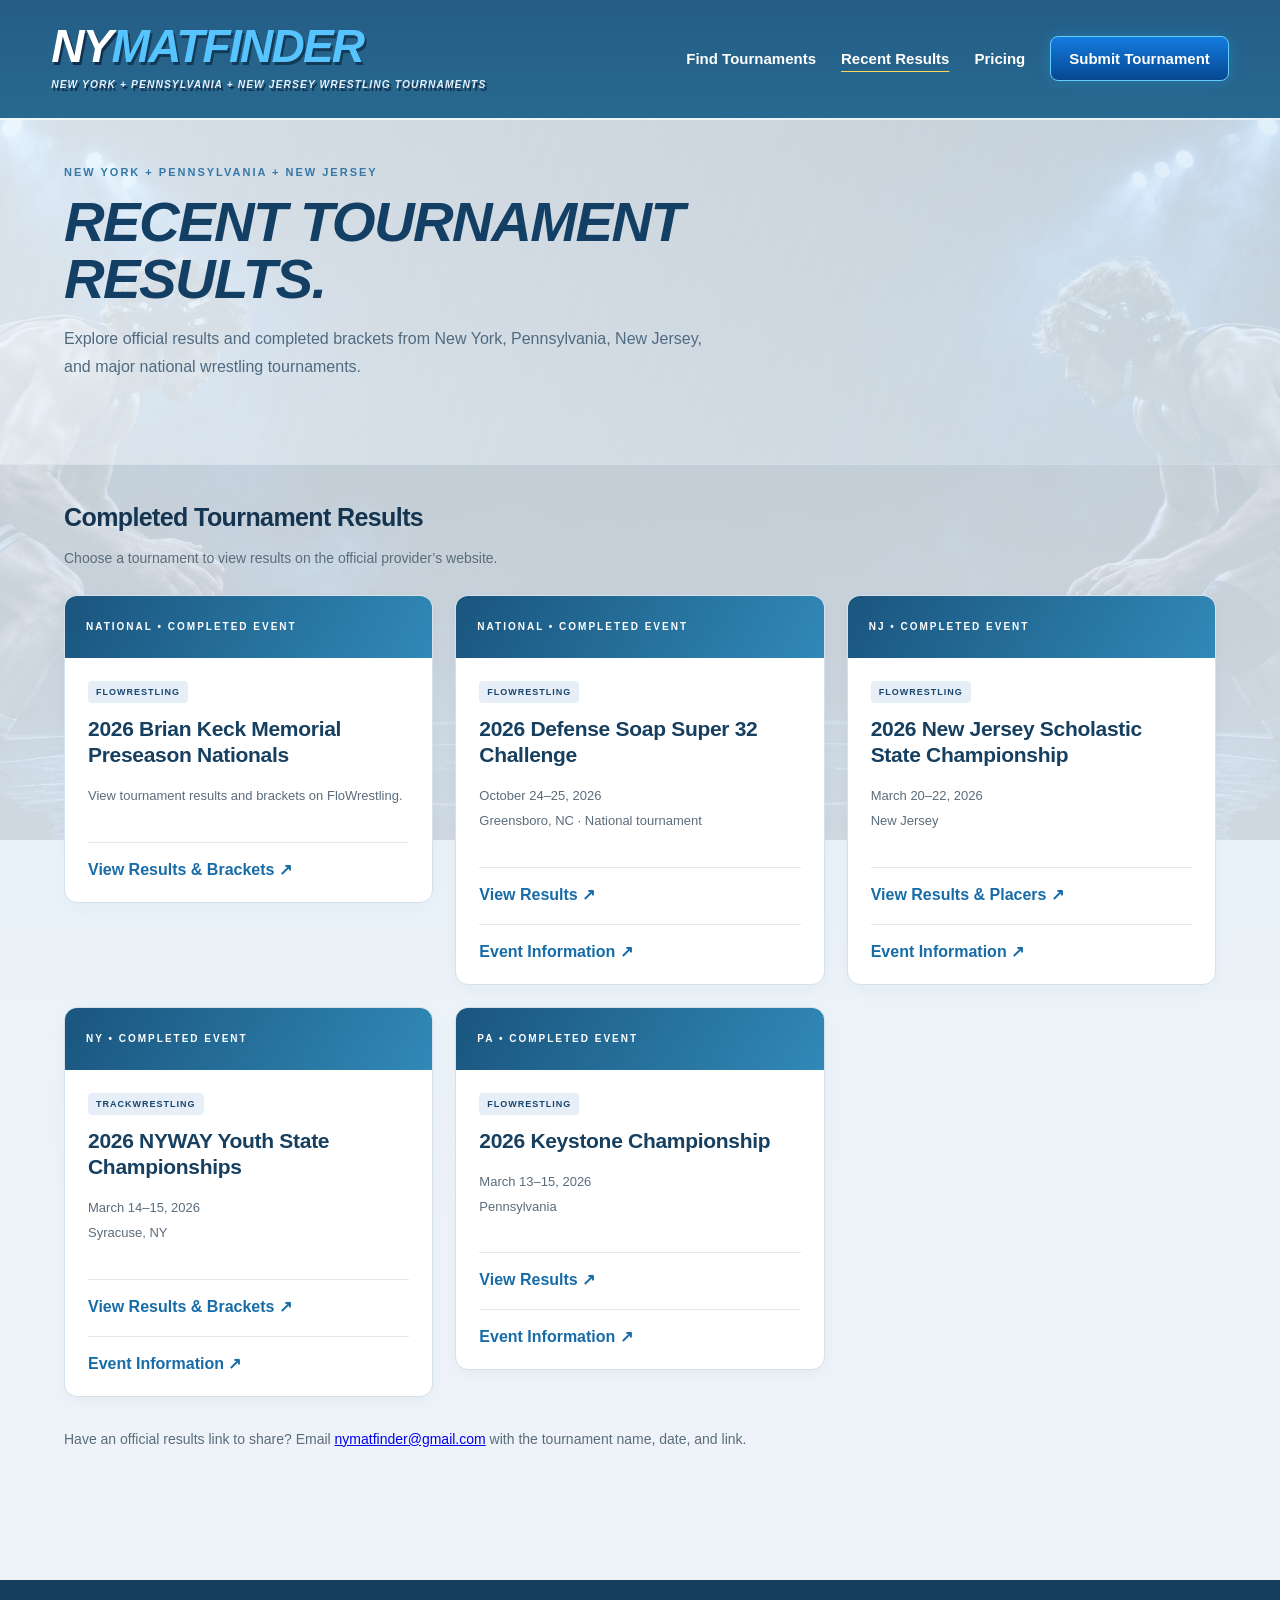
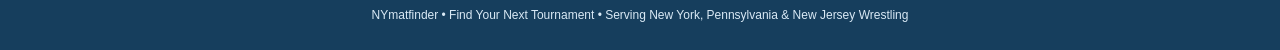
<file: results.html>
<!doctype html><html lang="en"><head><meta charset="utf-8"><meta name="viewport" content="width=device-width,initial-scale=1"><title>Recent Wrestling Results | NYmatfinder</title><style>:root{--navy:#102b4a;--blue:#245d95;--gold:#e7b34d;--bg:#f4f7fb}*{box-sizing:border-box}body{margin:0;font-family:Arial,Helvetica,sans-serif;color:#172c42;background:var(--bg)}header{background:#fff;display:flex;justify-content:space-between;align-items:center;padding:15px max(5%,calc((100% - 1200px)/2));gap:20px;flex-wrap:wrap} .brand{font-size:27px;font-weight:900;color:var(--navy);letter-spacing:-1px}.brand span{color:var(--blue)}nav a{margin-left:20px;text-decoration:none;color:var(--navy);font-weight:700;font-size:14px}.btn{background:var(--gold);border:0;border-radius:5px;padding:12px 18px;font-weight:800;cursor:pointer;color:#132a45}.hero{background:linear-gradient(110deg,rgba(8,32,58,.95),rgba(17,56,96,.85)),radial-gradient(circle at 85% 25%,#759ac3,#102b4a);color:white;padding:75px max(5%,calc((100% - 1200px)/2));min-height:350px}.hero h1{font-size:clamp(38px,6vw,66px);max-width:720px;margin:0 0 12px;line-height:1.04}.hero p{font-size:19px;max-width:640px;line-height:1.5}.tag{color:#f2c970;font-weight:800;letter-spacing:2px}.wrap{max-width:1200px;margin:auto;padding:35px 5%}h2{font-size:28px;margin:0 0 16px}.search{display:grid;grid-template-columns:repeat(5,minmax(0,1fr));gap:10px;background:white;padding:18px;border-radius:12px;box-shadow:0 6px 20px #132c4a12;margin-top:-60px;position:relative}.search input,.search select,form input,form select,form textarea{width:100%;border:1px solid #cdd8e4;border-radius:6px;padding:13px;font:inherit;background:#fff} .cards{display:grid;grid-template-columns:repeat(auto-fit,minmax(250px,1fr));gap:18px}.card{background:white;border:1px solid #e0e7ef;border-radius:10px;overflow:hidden;box-shadow:0 3px 12px #102b4a0c}.card .banner{height:75px;background:linear-gradient(120deg,#133e68,#467db1);display:flex;align-items:center;padding:20px;color:white;font-weight:900;letter-spacing:1px}.card .inner{padding:19px}/* Homepage tournament flyer styling */
#featured-events .flyer-container {
  width: 100%;
  overflow: hidden;
  background: #f1f4f8;
  text-align: center;
}

#featured-events .flyer-container img {
  display: block;
  width: 100%;
  height: auto;
  object-fit: contain;
}

#homepage-featured .card {
  border: 3px solid #d4a017;
}


#homepage-featured .card h3 {
  font-size: 22px;
}

.pill{display:inline-block;font-size:11px;font-weight:800;background:#e6eef7;color:#19466f;padding:5px 8px;border-radius:3px}.featured{border:2px solid var(--gold)}.featured .pill{background:#fff0c7;color:#6c4900}/* NYmatfinder listing sizes */
.cards {
  grid-template-columns: repeat(4, minmax(0, 1fr));
  align-items: stretch;
}

.card {
  grid-column: span 1;
}


.card.featured {
  grid-column: span 2;
  border: 3px solid #d4a017;
  box-shadow: 0 6px 20px #102b4a22;
}


.card.featured .banner {
  height: 150px;
}

@media (max-width: 700px) {
  .cards {
    grid-template-columns: 1fr;
  }

.card,
.card.featured {
  grid-column: span 1;
}
}.card h3{margin:12px 0}.muted{color:#5b6c7b;font-size:14px;line-height:1.8}.link{display:inline-block;margin-top:12px;color:#15568d;font-weight:800;text-decoration:none;cursor:pointer}.prices{display:grid;grid-template-columns:repeat(auto-fit,minmax(220px,1fr));gap:16px}.price{padding:23px;border:1px solid #dce5ef;border-radius:10px;background:white}.price strong{font-size:36px;color:var(--navy)}.price h3{margin:0 0 10px}.price p{color:#526475;line-height:1.6}.section{margin:48px 0}.formbox{background:white;border-radius:12px;padding:25px;max-width:820px;box-shadow:0 3px 15px #102b4a0d}.grid{display:grid;grid-template-columns:repeat(2,minmax(0,1fr));gap:14px}.field{margin:12px 0}.field label{display:block;font-weight:700;font-size:13px;margin-bottom:6px}small{color:#647589}.notice{padding:12px;background:#fff4d9;border-left:4px solid var(--gold);margin:15px 0;color:#584418}.hidden{display:none}footer{background:#102b4a;color:#fff;padding:28px;text-align:center;margin-top:40px}@media(max-width:700px){.search{grid-template-columns:1fr;margin-top:-35px}.grid{grid-template-columns:1fr}nav a{margin:0 12px 0 0}.hero{padding-top:50px;padding-bottom:80px}}</style><link rel="stylesheet" href="interior.css"></head><body class="directory-page"><header><a class="brand" href="./" aria-label="NYmatfinder home">NY<span>MATFINDER</span><small>NEW YORK + PENNSYLVANIA + NEW JERSEY WRESTLING TOURNAMENTS</small></a><nav><a href="tournaments.html">Find Tournaments</a><a href="results.html" aria-current="page">Recent Results</a><a href="index.html#pricing">Pricing</a><a href="index.html#submit">Submit Tournament</a></nav></header><section class="hero"><div class="tag">NEW YORK + PENNSYLVANIA + NEW JERSEY</div><h1>RECENT TOURNAMENT<br>RESULTS.</h1><p>Explore official results and completed brackets from New York, Pennsylvania, New Jersey, and major national wrestling tournaments.</p></section>
<main class="wrap"><section class="section" aria-labelledby="results-title"><h2 id="results-title">Completed Tournament Results</h2><p class="muted">Choose a tournament to view results on the official provider’s website.</p><div class="cards" style="margin-top:24px"><article class="card"><div class="banner">NATIONAL • COMPLETED EVENT</div><div class="inner"><span class="pill">FLOWRESTLING</span><h3>2026 Brian Keck Memorial Preseason Nationals</h3><p class="muted">View tournament results and brackets on FloWrestling.</p><a class="link" href="https://www.flowrestling.org/nextgen/events/16135520-2026-brian-keck-memorial-preseason-nationals/results?tab=weight&amp;page=1" target="_blank" rel="noopener noreferrer">View Results &amp; Brackets ↗</a></div></article><article class="card"><div class="banner">NATIONAL • COMPLETED EVENT</div><div class="inner"><span class="pill">FLOWRESTLING</span><h3>2026 Defense Soap Super 32 Challenge</h3><p class="muted">October 24–25, 2026<br>Greensboro, NC · National tournament</p><a class="link" href="https://www.flowrestling.org/nextgen/events/15966539-2026-defense-soap-super-32-challenge/results" target="_blank" rel="noopener noreferrer">View Results ↗</a><a class="link" href="https://www.flowrestling.org/nextgen/events/15966539-2026-defense-soap-super-32-challenge/information" target="_blank" rel="noopener noreferrer">Event Information ↗</a></div></article><article class="card"><div class="banner">NJ • COMPLETED EVENT</div><div class="inner"><span class="pill">FLOWRESTLING</span><h3>2026 New Jersey Scholastic State Championship</h3><p class="muted">March 20–22, 2026<br>New Jersey</p><a class="link" href="https://www.flowrestling.org/nextgen/events/15522536-2026-new-jersey-scholastic-state-championship/results?page=1&amp;tab=placers" target="_blank" rel="noopener noreferrer">View Results &amp; Placers ↗</a><a class="link" href="https://www.flowrestling.org/events/15522536-2026-new-jersey-scholastic-state-championship" target="_blank" rel="noopener noreferrer">Event Information ↗</a></div></article><article class="card"><div class="banner">NY • COMPLETED EVENT</div><div class="inner"><span class="pill">TRACKWRESTLING</span><h3>2026 NYWAY Youth State Championships</h3><p class="muted">March 14–15, 2026<br>Syracuse, NY</p><a class="link" href="https://www.trackwrestling.com/BracketViewer/ot/932887132" target="_blank" rel="noopener noreferrer">View Results &amp; Brackets ↗</a><a class="link" href="https://www.flowrestling.org/nextgen/events/15617343/information" target="_blank" rel="noopener noreferrer">Event Information ↗</a></div></article><article class="card"><div class="banner">PA • COMPLETED EVENT</div><div class="inner"><span class="pill">FLOWRESTLING</span><h3>2026 Keystone Championship</h3><p class="muted">March 13–15, 2026<br>Pennsylvania</p><a class="link" href="https://www.flowrestling.org/nextgen/events/15312603-2026-keystone-championship/results" target="_blank" rel="noopener noreferrer">View Results ↗</a><a class="link" href="https://www.flowrestling.org/nextgen/events/15312603-2026-keystone-championship/information" target="_blank" rel="noopener noreferrer">Event Information ↗</a></div></article></div><p class="muted" style="margin-top:30px">Have an official results link to share? Email <a href="mailto:nymatfinder@gmail.com">nymatfinder@gmail.com</a> with the tournament name, date, and link.</p></section></main><footer>NYmatfinder • Find Your Next Tournament • Serving New York, Pennsylvania &amp; New Jersey Wrestling</footer></body></html>
</file>
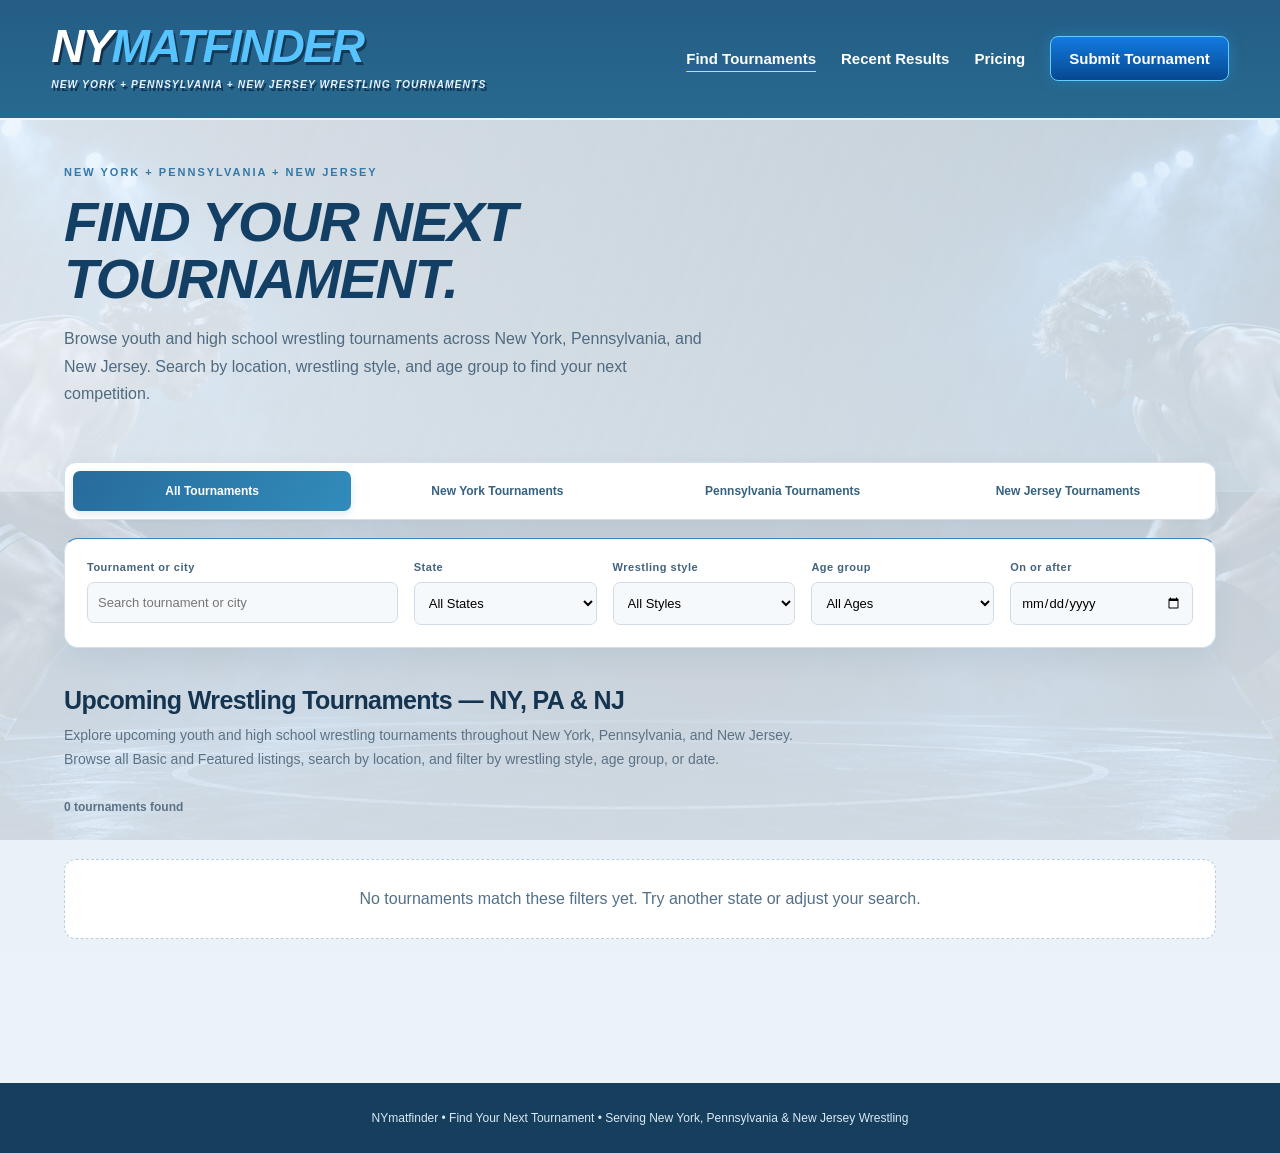
<file: tournaments.html>
<!doctype html><html lang="en"><head><meta charset="utf-8"><meta name="viewport" content="width=device-width,initial-scale=1"><title>Find Wrestling Tournaments | NYmatfinder</title><style>:root{--navy:#102b4a;--blue:#245d95;--gold:#e7b34d;--bg:#f4f7fb}*{box-sizing:border-box}body{margin:0;font-family:Arial,Helvetica,sans-serif;color:#172c42;background:var(--bg)}header{background:#fff;display:flex;justify-content:space-between;align-items:center;padding:15px max(5%,calc((100% - 1200px)/2));gap:20px;flex-wrap:wrap} .brand{font-size:27px;font-weight:900;color:var(--navy);letter-spacing:-1px}.brand span{color:var(--blue)}nav a{margin-left:20px;text-decoration:none;color:var(--navy);font-weight:700;font-size:14px}.btn{background:var(--gold);border:0;border-radius:5px;padding:12px 18px;font-weight:800;cursor:pointer;color:#132a45}.hero{background:linear-gradient(110deg,rgba(8,32,58,.95),rgba(17,56,96,.85)),radial-gradient(circle at 85% 25%,#759ac3,#102b4a);color:white;padding:75px max(5%,calc((100% - 1200px)/2));min-height:350px}.hero h1{font-size:clamp(38px,6vw,66px);max-width:720px;margin:0 0 12px;line-height:1.04}.hero p{font-size:19px;max-width:640px;line-height:1.5}.tag{color:#f2c970;font-weight:800;letter-spacing:2px}.wrap{max-width:1200px;margin:auto;padding:35px 5%}h2{font-size:28px;margin:0 0 16px}.search{display:grid;grid-template-columns:repeat(5,minmax(0,1fr));gap:10px;background:white;padding:18px;border-radius:12px;box-shadow:0 6px 20px #132c4a12;margin-top:-60px;position:relative}.search input,.search select,form input,form select,form textarea{width:100%;border:1px solid #cdd8e4;border-radius:6px;padding:13px;font:inherit;background:#fff} .cards{display:grid;grid-template-columns:repeat(auto-fit,minmax(250px,1fr));gap:18px}.card{background:white;border:1px solid #e0e7ef;border-radius:10px;overflow:hidden;box-shadow:0 3px 12px #102b4a0c}.card .banner{height:75px;background:linear-gradient(120deg,#133e68,#467db1);display:flex;align-items:center;padding:20px;color:white;font-weight:900;letter-spacing:1px}.card .inner{padding:19px}/* Homepage tournament flyer styling */
#featured-events .flyer-container {
  width: 100%;
  overflow: hidden;
  background: #f1f4f8;
  text-align: center;
}

#featured-events .flyer-container img {
  display: block;
  width: 100%;
  height: auto;
  object-fit: contain;
}

#homepage-featured .card {
  border: 3px solid #d4a017;
}


#homepage-featured .card h3 {
  font-size: 22px;
}

.pill{display:inline-block;font-size:11px;font-weight:800;background:#e6eef7;color:#19466f;padding:5px 8px;border-radius:3px}.featured{border:2px solid var(--gold)}.featured .pill{background:#fff0c7;color:#6c4900}/* NYmatfinder listing sizes */
.cards {
  grid-template-columns: repeat(4, minmax(0, 1fr));
  align-items: stretch;
}

.card {
  grid-column: span 1;
}


.card.featured {
  grid-column: span 2;
  border: 3px solid #d4a017;
  box-shadow: 0 6px 20px #102b4a22;
}


.card.featured .banner {
  height: 150px;
}

@media (max-width: 700px) {
  .cards {
    grid-template-columns: 1fr;
  }

.card,
.card.featured {
  grid-column: span 1;
}
}.card h3{margin:12px 0}.muted{color:#5b6c7b;font-size:14px;line-height:1.8}.link{display:inline-block;margin-top:12px;color:#15568d;font-weight:800;text-decoration:none;cursor:pointer}.prices{display:grid;grid-template-columns:repeat(auto-fit,minmax(220px,1fr));gap:16px}.price{padding:23px;border:1px solid #dce5ef;border-radius:10px;background:white}.price strong{font-size:36px;color:var(--navy)}.price h3{margin:0 0 10px}.price p{color:#526475;line-height:1.6}.section{margin:48px 0}.formbox{background:white;border-radius:12px;padding:25px;max-width:820px;box-shadow:0 3px 15px #102b4a0d}.grid{display:grid;grid-template-columns:repeat(2,minmax(0,1fr));gap:14px}.field{margin:12px 0}.field label{display:block;font-weight:700;font-size:13px;margin-bottom:6px}small{color:#647589}.notice{padding:12px;background:#fff4d9;border-left:4px solid var(--gold);margin:15px 0;color:#584418}.hidden{display:none}footer{background:#102b4a;color:#fff;padding:28px;text-align:center;margin-top:40px}@media(max-width:700px){.search{grid-template-columns:1fr;margin-top:-35px}.grid{grid-template-columns:1fr}nav a{margin:0 12px 0 0}.hero{padding-top:50px;padding-bottom:80px}}
.month-heading{grid-column:1 / -1;margin:28px 0 0;padding:14px 18px;background:var(--navy);color:#fff;border-left:5px solid var(--gold);border-radius:6px;font-size:22px;line-height:1.3}.month-heading:first-child{margin-top:0}
</style><link rel="stylesheet" href="interior.css"><style>.directory-page .card .banner,.directory-page .card.featured .banner{height:auto;min-height:100px;padding:20px 21px}.directory-page .card .banner h3{margin:0;color:#fff;font-size:20px;line-height:1.3;letter-spacing:0;overflow-wrap:anywhere}</style></head><body class="directory-page"><header><a class="brand" href="./" aria-label="NYmatfinder home">NY<span>MATFINDER</span><small>NEW YORK + PENNSYLVANIA + NEW JERSEY WRESTLING TOURNAMENTS</small></a><nav><a href="tournaments.html" aria-current="page">Find Tournaments</a><a href="results.html">Recent Results</a><a href="index.html#pricing">Pricing</a><a href="index.html#submit">Submit Tournament</a></nav></header><section class="hero"><div class="tag">NEW YORK + PENNSYLVANIA + NEW JERSEY</div><h1>FIND YOUR NEXT<br>TOURNAMENT.</h1><p>Browse youth and high school wrestling tournaments across New York, Pennsylvania, and New Jersey. Search by location, wrestling style, and age group to find your next competition.</p></section>
<main class="wrap">

<nav class="state-tabs" aria-label="Tournament states"><a href="tournaments.html" data-state="">All Tournaments</a><a href="tournaments.html?state=NY" data-state="NY">New York Tournaments</a><a href="tournaments.html?state=PA" data-state="PA">Pennsylvania Tournaments</a><a href="tournaments.html?state=NJ" data-state="NJ">New Jersey Tournaments</a></nav>
<div class="search" aria-label="Tournament search"><label class="filter-field"><span>Tournament or city</span><input id="query" placeholder="Search tournament or city" aria-label="Search tournaments"></label><label class="filter-field"><span>State</span><select id="state" aria-label="State"><option value="">All States</option><option>NY</option><option>PA</option><option>NJ</option></select></label><label class="filter-field"><span>Wrestling style</span><select id="style" aria-label="Style"><option value="">All Styles</option><option>Folkstyle</option><option>Freestyle</option><option>Greco-Roman</option></select></label><label class="filter-field"><span>Age group</span><select id="age" aria-label="Age group"><option value="">All Ages</option><option>Youth</option><option>Modified</option><option>High School</option></select></label>
<label class="filter-field"><span>On or after</span><input id="filter-date" type="date" aria-label="Show tournaments on or after date"></label>
</div><section id="tournaments" class="section">
  <h2 id="directory-title">Upcoming Wrestling Tournaments — NY, PA & NJ</h2>
 <p class="muted">
  Explore upcoming youth and high school wrestling tournaments throughout
  New York, Pennsylvania, and New Jersey. Browse all Basic and Featured listings,
  search by location, and filter by wrestling style, age group, or date.
</p>
  <p id="result-count" role="status" class="muted"></p><div id="cards" class="cards"></div>
</section>
</main>

<!-- Tournament Details Window -->
<dialog id="tournament-modal" style="width:min(90%,700px);max-height:90vh;border:none;border-radius:12px;padding:25px;box-shadow:0 10px 40px #0004;">
  <button
    type="button"
    id="close-tournament-modal"
    aria-label="Close tournament details"
    style="float:right;background:#133e68;color:white;border:none;padding:10px 15px;border-radius:6px;cursor:pointer;"
  >
    ✕ Close
  </button>

  <div id="tournament-modal-content" style="clear:both;padding-top:15px;"></div>
</dialog>

<footer>NYmatfinder • Find Your Next Tournament • Serving New York, Pennsylvania & New Jersey Wrestling</footer><script>function matchesAgeDivision(value, selected) {
  const text = String(value || '').toLowerCase();
  if (selected === 'Modified' && /youth\s+(?:through|to)\s+(?:high school|hs)/.test(text)) return true;
  if (selected === 'High School') return /\b(?:high school|hs)\b/.test(text);
  return new RegExp('\\b' + selected.toLowerCase() + '\\b').test(text);
}
function isUpcomingTournament(date, now = new Date()) {
  if (!date) return true;
  const parts = new Intl.DateTimeFormat('en-US', {
    timeZone: 'America/New_York', year: 'numeric', month: '2-digit', day: '2-digit'
  }).formatToParts(now);
  const part = type => parts.find(p => p.type === type).value;
  const today = `${part('year')}-${part('month')}-${part('day')}`;
  return date >= today;
}
let tournaments=[];function render() {
  const q = document.querySelector('#query').value.toLowerCase();
  const s = document.querySelector('#state').value;
  syncStateNavigation(s);
  const st = document.querySelector('#style').value;
  const a = document.querySelector('#age').value;
  const selectedDate = document.querySelector('#filter-date').value;
  const list = tournaments
    .filter(t =>
      isUpcomingTournament(t.date) &&
      (t.name + ' ' + t.city).toLowerCase().includes(q) &&
      (!s || t.state === s) &&
      (!st || t.style === st) &&
     (!a || matchesAgeDivision(t.age, a)) &&
(!selectedDate || (t.date && t.date >= selectedDate))
    )
    .sort((a, b) =>
      (a.date || '9999-12-31').localeCompare(b.date || '9999-12-31')
    );

  document.querySelector('#result-count').textContent = `${list.length} tournament${list.length === 1 ? '' : 's'} found`;
  document.querySelector('#cards').innerHTML = list.length
    ? list.map((t, index) => {
        const monthKey = date => /^\d{4}-\d{2}-\d{2}$/.test(date || '') ? date.slice(0, 7) : 'tbd';
        const month = monthKey(t.date);
        const startsMonth = index === 0 || month !== monthKey(list[index - 1].date);
        const monthLabel = month === 'tbd' ? 'Date to Be Announced' : new Intl.DateTimeFormat('en-US', {month: 'long', year: 'numeric', timeZone: 'UTC'}).format(new Date(month + '-01T00:00:00Z'));
        const heading = startsMonth ? `<h3 class="month-heading">${monthLabel}</h3>` : '';
        const tier = (t.tier || 'Basic').trim();
       const cardClass =
  tier.toLowerCase() === 'featured' ? 'featured' : '';

        return `${heading}
          <article class="card ${cardClass}">
            <div class="banner"><h3>${String(t.name || 'Wrestling Tournament').replace(/[&<>"']/g, char => ({'&':'&amp;','<':'&lt;','>':'&gt;','"':'&quot;', "'":'&#39;'}[char]))}</h3></div>
            <div class="inner">
              <span class="pill">${tier.toUpperCase()}</span>
              <div class="muted">
  📍 ${t.city}, ${t.state}<br>
  ${t.venue ? `🏫 ${t.venue}<br>` : ''}
  ${t.address ? `📍 ${t.address}<br>` : ''}
  📅 ${t.date || 'Date TBD'}<br>
  🤼 ${t.style} · ${t.age}
</div>
              <button
  type="button"
  class="link"
  data-tournament-id="${t.id}"
  onclick="openTournamentDetails(this.dataset.tournamentId)"
  style="background:none;border:none;padding:0;font-size:14px;"
>
  Tournament Details →
</button>
            </div>
          </article>
        `;
      }).join('')
: '<p class="empty-results">No tournaments match these filters yet. Try another state or adjust your search.</p>';
}
function openTournamentDetails(id) {
  const tournament = tournaments.find(t => String(t.id) === String(id));

  if (!tournament) {
    alert('Tournament details are unavailable.');
    return;
  }

  const escapeHTML = value => String(value ?? '').replace(/[&<>"']/g, char => ({
    '&': '&amp;',
    '<': '&lt;',
    '>': '&gt;',
    '"': '&quot;',
    "'": '&#39;'
  }[char]));

  const flyer = tournament.flyer || '';
  const safeFlyer = /^https?:\/\//i.test(flyer)
    ? escapeHTML(flyer)
    : '';

  document.querySelector('#tournament-modal-content').innerHTML = `
    <h2>${escapeHTML(tournament.name)}</h2>

    <p>
      📅 <strong>Date:</strong> ${escapeHTML(tournament.date || 'TBD')}<br>
      📍 <strong>Location:</strong> ${escapeHTML(tournament.city)}, ${escapeHTML(tournament.state)}<br>
${tournament.venue ? `🏫 <strong>Venue:</strong> ${escapeHTML(tournament.venue)}<br>` : ''}
${tournament.address ? `📍 <strong>Street Address:</strong> ${escapeHTML(tournament.address)}<br>` : ''}
      🤼 <strong>Style:</strong> ${escapeHTML(tournament.style || 'TBD')}<br>
      <strong>Age Division:</strong> ${escapeHTML(tournament.age || 'TBD')}
    </p>

    ${safeFlyer && /\.pdf(?:[?#]|$)/i.test(flyer)
      ? `<a class="link" href="${safeFlyer}" target="_blank" rel="noopener noreferrer">View tournament flyer (PDF) →</a>`
      : safeFlyer
      ? `<img src="${safeFlyer}" alt="Flyer for ${escapeHTML(tournament.name)}"
           style="width:100%;height:auto;margin-top:15px;border-radius:8px;">`
      : '<p>Flyer not available yet.</p>'
    }
  `;

  document.querySelector('#tournament-modal').showModal();
}

document.querySelector('#close-tournament-modal')
  .addEventListener('click', () => {
    document.querySelector('#tournament-modal').close();
  });

const stateNames = {NY:'New York', PA:'Pennsylvania', NJ:'New Jersey'};
function syncStateNavigation(state) {
  document.querySelectorAll('.state-tabs a').forEach(link => {
    if (link.dataset.state === state) link.setAttribute('aria-current', 'page');
    else link.removeAttribute('aria-current');
  });
  document.querySelector('#directory-title').textContent = stateNames[state]
    ? stateNames[state] + ' Wrestling Tournaments'
    : 'Upcoming Wrestling Tournaments — NY, PA & NJ';
  document.title = stateNames[state] ? stateNames[state] + ' Wrestling Tournaments | NYmatfinder' : 'All Wrestling Tournaments | NYmatfinder';
  const url = new URL(location.href);
  if (state) url.searchParams.set('state', state);
  else url.searchParams.delete('state');
  if (url.href !== location.href) history.replaceState(null, '', url);
}
function readStateLink() {
  const state = new URLSearchParams(location.search).get('state') || '';
  document.querySelector('#state').value = stateNames[state] ? state : '';
}
readStateLink();
document.querySelectorAll('.state-tabs a').forEach(link => link.addEventListener('click', event => {
  if (event.ctrlKey || event.metaKey || event.shiftKey || event.altKey) return;
  event.preventDefault();
  history.pushState(null, '', link.href);
  document.querySelector('#state').value = link.dataset.state;
  render();
}));
window.addEventListener('popstate', () => {readStateLink(); render();});
['query','state','style','age','filter-date'].forEach(id=>document.getElementById(id).addEventListener('input',render));render();
</script>
<script>
const SUPABASE_URL = "https://phfijrkrcoanxwzdstjk.supabase.co";
const SUPABASE_KEY = "sb_publishable_uvoUWKajiVZ_H7Kkte16Gw_1GDnOIO_";

async function loadNYmatfinderTournaments() {
  try {
    const response = await fetch(
      SUPABASE_URL + "/rest/v1/public_tournaments?select=*&order=tournament_date.asc",
      {
        headers: {
          "apikey": SUPABASE_KEY
        }
      }
    );

    if (!response.ok) {
      throw new Error("Supabase returned " + response.status);
    }

const data = await response.json();

tournaments = data.map(t => ({
  id: t.id,
  name: t.tournament_name,
    city: t.city,
  venue: t.venue_name,
  address: t.street_address,
  state: t.state,
  style: t.wrestling_style,
  age: t.age_division,
  tier: t.listing_package,
  date: t.tournament_date,
  flyer: t.flyer_url || ''
}));

render();

console.log("NYmatfinder tournaments loaded:", tournaments);
  } catch (error) {
    console.error("Unable to load NYmatfinder tournaments:", error);
  }
}

loadNYmatfinderTournaments();
</script>
</body></html>
</file>
<file: interior.css>
/* Shared light interiors: no application behavior changes. */
.directory-page{background:#edf3f8;color:#153450}
.directory-page header{background:linear-gradient(180deg,#245d86,#28698f);display:flex;justify-content:space-between;align-items:center;gap:26px;flex-wrap:nowrap;max-width:none;padding:23px 4%}
.directory-page .brand{display:block;text-decoration:none;white-space:nowrap;font:italic 900 clamp(30px,3.6vw,54px)/1 Arial,sans-serif;letter-spacing:-1.8px;color:#fff;text-shadow:2px 3px #12304b}
.directory-page .brand span{color:#57c4ff;text-shadow:2px 3px #133954}
.directory-page .brand small{display:block;font:italic 800 clamp(7px,.8vw,11px)/1.8 Arial,sans-serif;letter-spacing:1.1px;color:#e3f2ff;margin-top:7px}
.directory-page header nav{display:flex;align-items:center;gap:25px}.directory-page header nav a{color:#fff;margin:0;font-size:15px;white-space:nowrap}.directory-page header nav a[aria-current]{text-decoration:underline;text-underline-offset:7px;text-decoration-color:#ffd45a}.directory-page header nav a:last-child{padding:13px 18px;border:1px solid #62ceff;border-radius:8px;background:linear-gradient(#137be0,#064891);box-shadow:0 0 15px #28afff44}
.directory-page .hero{min-height:0;padding:48px max(5%,calc((100% - 1200px)/2)) 84px;background:radial-gradient(ellipse at right top,#d0e7f8,transparent 65%),linear-gradient(120deg,#f7fbff,#dfebf5);color:#133f65;border-bottom:1px solid #cbdde9}
.directory-page .tag{font-size:11px;letter-spacing:2px;color:#3478a7;margin-bottom:15px}.directory-page .hero h1{font-size:clamp(36px,4.4vw,62px);font-style:italic;letter-spacing:-1.6px;line-height:1.02;margin:0 0 18px}.directory-page .hero p{font-size:16px;line-height:1.7;max-width:640px;color:#506a80;margin:0}.directory-page .hero>.btn{display:none}
.directory-page .wrap{max-width:1340px;padding:0 5% 40px}.directory-page .search{margin-top:-36px;padding:22px;gap:16px;border:1px solid #d2e1ed;border-top:4px solid #3488c3;border-radius:14px;box-shadow:0 12px 28px #163d6210;grid-template-columns:1.7fr repeat(4,minmax(0,1fr))}
.filter-field{display:block;min-width:0}.filter-field>span{display:block;font-size:11px;letter-spacing:.5px;font-weight:800;color:#42637e;margin:0 0 9px}.search input,.search select{min-width:0;background:#f6f9fc;border-color:#d0dde8;border-radius:7px;font-size:13px;padding:12px 10px}
.directory-page .section{margin-top:38px}.directory-page h2{font-size:25px;letter-spacing:-.6px;margin-bottom:8px}.directory-page #tournaments>p{max-width:770px;margin:0 0 25px;line-height:1.75;color:#5b7286}.directory-page .cards{gap:22px;align-items:start;grid-template-columns:repeat(3,minmax(0,1fr))}.directory-page .card{border:1px solid #d3e1ec;border-radius:13px;box-shadow:0 5px 18px #173d5f09;transition:box-shadow .2s,transform .2s}.directory-page .card:hover{transform:translateY(-3px);box-shadow:0 9px 25px #173d5f18}.directory-page .card.featured{border:2px solid #d4ac40;box-shadow:0 5px 20px #d7ac3717}.directory-page .card .banner{height:62px;padding:18px 21px;font-size:10px;letter-spacing:2px;background:linear-gradient(120deg,#1a557e,#3189b7)}.directory-page .card.featured .banner{background:linear-gradient(120deg,#163d60,#246f9d);height:68px}.directory-page .inner{padding:23px}.directory-page .card h3{font-size:21px;line-height:1.25;letter-spacing:-.3px;color:#163f60;margin:13px 0 16px}.directory-page .pill{font-size:9px;letter-spacing:1px;padding:6px 8px;border-radius:4px}.directory-page .card .muted{font-size:13px;line-height:1.9}.directory-page .link{border-top:1px solid #e0e9f0!important;padding:17px 0 0!important;margin-top:20px;width:100%;text-align:left;color:#176ca8!important}
.directory-page footer{background:#163e5d;color:#d9e9f5;font-size:12px}.directory-page a:focus-visible,.directory-page input:focus-visible,.directory-page select:focus-visible,form input:focus-visible,form select:focus-visible,form textarea:focus-visible{outline:3px solid #4aa5df;outline-offset:3px}
#results,#pricing,#submit{padding:36px;border-radius:17px;background:#f9fcff;box-shadow:0 6px 20px #133c5510;scroll-margin-top:22px}#results h2,#pricing h2,#submit h2{font-size:30px;letter-spacing:-.6px;margin:8px 0 12px;color:#173e5e}.section-eyebrow{font-size:10px;letter-spacing:2px;font-weight:900;color:#387ca6}#results .formbox{border:1px dashed #b7cfdf;box-shadow:none;background:#eef5fb;max-width:none;margin-top:25px;padding:26px}#results .pill{background:#d8e9f6;color:#285f85;letter-spacing:1px}#results h3{color:#1d4b6b;margin:15px 0 8px}#pricing .prices{margin-top:26px;gap:22px}#pricing .price{padding:30px;border:1px solid #d1e0eb;border-radius:12px;position:relative}#pricing .price:last-child{border:2px solid #478fbd;background:linear-gradient(130deg,#fff,#eaf5fd)}#pricing .price h3{font-size:22px;color:#224c6b}#pricing .price strong{font-size:46px;letter-spacing:-2px;color:#184d75}#pricing .price strong::after{content:' / tournament';font-size:12px;font-weight:400;letter-spacing:0;color:#5f788b}#pricing .price p{font-size:14px;max-width:420px}.package-badge{display:block;color:#2d749d;font-size:9px;font-weight:900;letter-spacing:1.4px;margin-bottom:14px}.submission-steps{display:flex;gap:22px;flex-wrap:wrap;margin:26px 0 20px;color:#3f647e;font-size:12px;font-weight:700}.submission-steps span{display:flex;gap:8px;align-items:center}.submission-steps b{display:inline-grid;place-items:center;background:#dfedf8;color:#226b9b;width:26px;height:26px;border-radius:50%}#submit .formbox{max-width:none;padding:28px;border:1px solid #dae5ed;box-shadow:none}#submit .field label{color:#365b76;font-size:12px;margin-bottom:9px}#submit input,#submit select,#submit textarea{background:#f8fbfe;border-color:#cbdce8;border-radius:8px;font-size:14px;padding:13px}#submit small{display:block;font-size:11px;line-height:1.6;margin-top:6px}#submit .btn{padding:15px 24px;margin-top:12px;font-size:14px;border-radius:8px}#contact{border-top:1px solid #d9e4ed}
@media(max-width:1100px){.directory-page header{flex-wrap:wrap;justify-content:center;padding:20px 5%;gap:22px}.directory-page .brand{text-align:center}.directory-page .search{grid-template-columns:repeat(3,minmax(0,1fr))}.directory-page .cards{grid-template-columns:repeat(2,minmax(0,1fr))}}
@media(max-width:700px){.directory-page header{gap:18px}.directory-page .brand{font-size:36px}.directory-page header nav{gap:15px;flex-wrap:wrap;justify-content:center}.directory-page header nav a{font-size:11px}.directory-page header nav a:last-child{padding:9px 11px}.directory-page .hero{padding:34px 6% 70px}.directory-page .hero h1{font-size:39px}.directory-page .hero p{font-size:14px}.directory-page .search{grid-template-columns:1fr 1fr;margin-top:-32px;padding:18px;gap:14px}.filter-field:first-child{grid-column:1/-1}.directory-page .cards{grid-template-columns:1fr}.directory-page h2{font-size:23px}.directory-page .wrap{padding-bottom:15px}#results,#pricing,#submit{padding:23px 19px}#results h2,#pricing h2,#submit h2{font-size:26px}#submit .formbox{padding:17px}.submission-steps{gap:12px;font-size:11px}#pricing .price{padding:24px}.directory-page .card.featured .banner{height:62px}}

.directory-page .card.featured{grid-column:auto;max-width:none;width:auto}

.directory-page .state-tabs{display:flex;gap:7px;flex-wrap:wrap;padding:8px;background:#fff;border:1px solid #d3e1ec;border-radius:12px;margin:-30px 0 18px;position:relative;box-shadow:0 6px 20px #163d6210}
.directory-page .state-tabs a{flex:1;text-align:center;margin:0;padding:13px 8px;font-size:12px;font-weight:800;color:#36617f;border-radius:7px;text-decoration:none;white-space:normal}
.directory-page .state-tabs a[aria-current]{background:linear-gradient(120deg,#276b9b,#318cbb);color:#fff;box-shadow:0 3px 8px #23608e22}.directory-page .state-tabs a:hover{background:#e7f2fa;color:#164c73}.directory-page .state-tabs a[aria-current]:hover{background:#236b99;color:#fff}
.directory-page .search{margin-top:0;border-top-width:1px}.empty-results{grid-column:1/-1;background:#fff;border:1px dashed #b7cfdf;border-radius:12px;padding:30px;color:#527087;text-align:center}#result-count{font-size:12px;font-weight:700;margin-bottom:18px}
@media(max-width:700px){.directory-page .state-tabs a{flex:1 1 40%;font-size:11px}.directory-page .state-tabs{margin-top:-28px}.directory-page .search{margin-top:0}.brand small{letter-spacing:.3px!important}.hero h1{overflow-wrap:normal}}

/* Subtle arena backdrop connects the directory to the homepage. */
.directory-page{background-color:#edf3f8;background-image:linear-gradient(180deg,rgba(232,243,251,.80),rgba(233,242,249,.89) 65%,#edf3f8),url('arena-background.webp');background-size:100% 1100px,100% auto;background-position:center 120px,center 120px;background-repeat:no-repeat}
.directory-page .hero{background:linear-gradient(110deg,rgba(246,251,255,.50),rgba(219,236,248,.25));border-bottom-color:#cadde97a}
.directory-page .card{background:#fff}.directory-page .search{background:#fff}
@media(max-width:700px){.directory-page{background-size:100% 1000px,auto 750px;background-position:center 170px,center 170px}}

#submit .age-options{grid-column:1/-1;min-width:0;margin:12px 0;padding:17px;border:1px solid #cbdce8;border-radius:8px;background:#f8fbfe}#submit .age-options legend{font-size:12px;font-weight:700;color:#365b76;padding:0 5px}#age-help{font-size:12px;color:#526a80;margin:0 0 12px}.age-checkboxes{display:flex;flex-wrap:wrap;gap:14px 24px}#submit .age-checkboxes label{display:flex;align-items:center;gap:9px;font-size:14px;color:#244f70;cursor:pointer}#submit .age-checkboxes input{width:19px;height:19px;margin:0;accent-color:#2677ac;padding:0}
</file>
